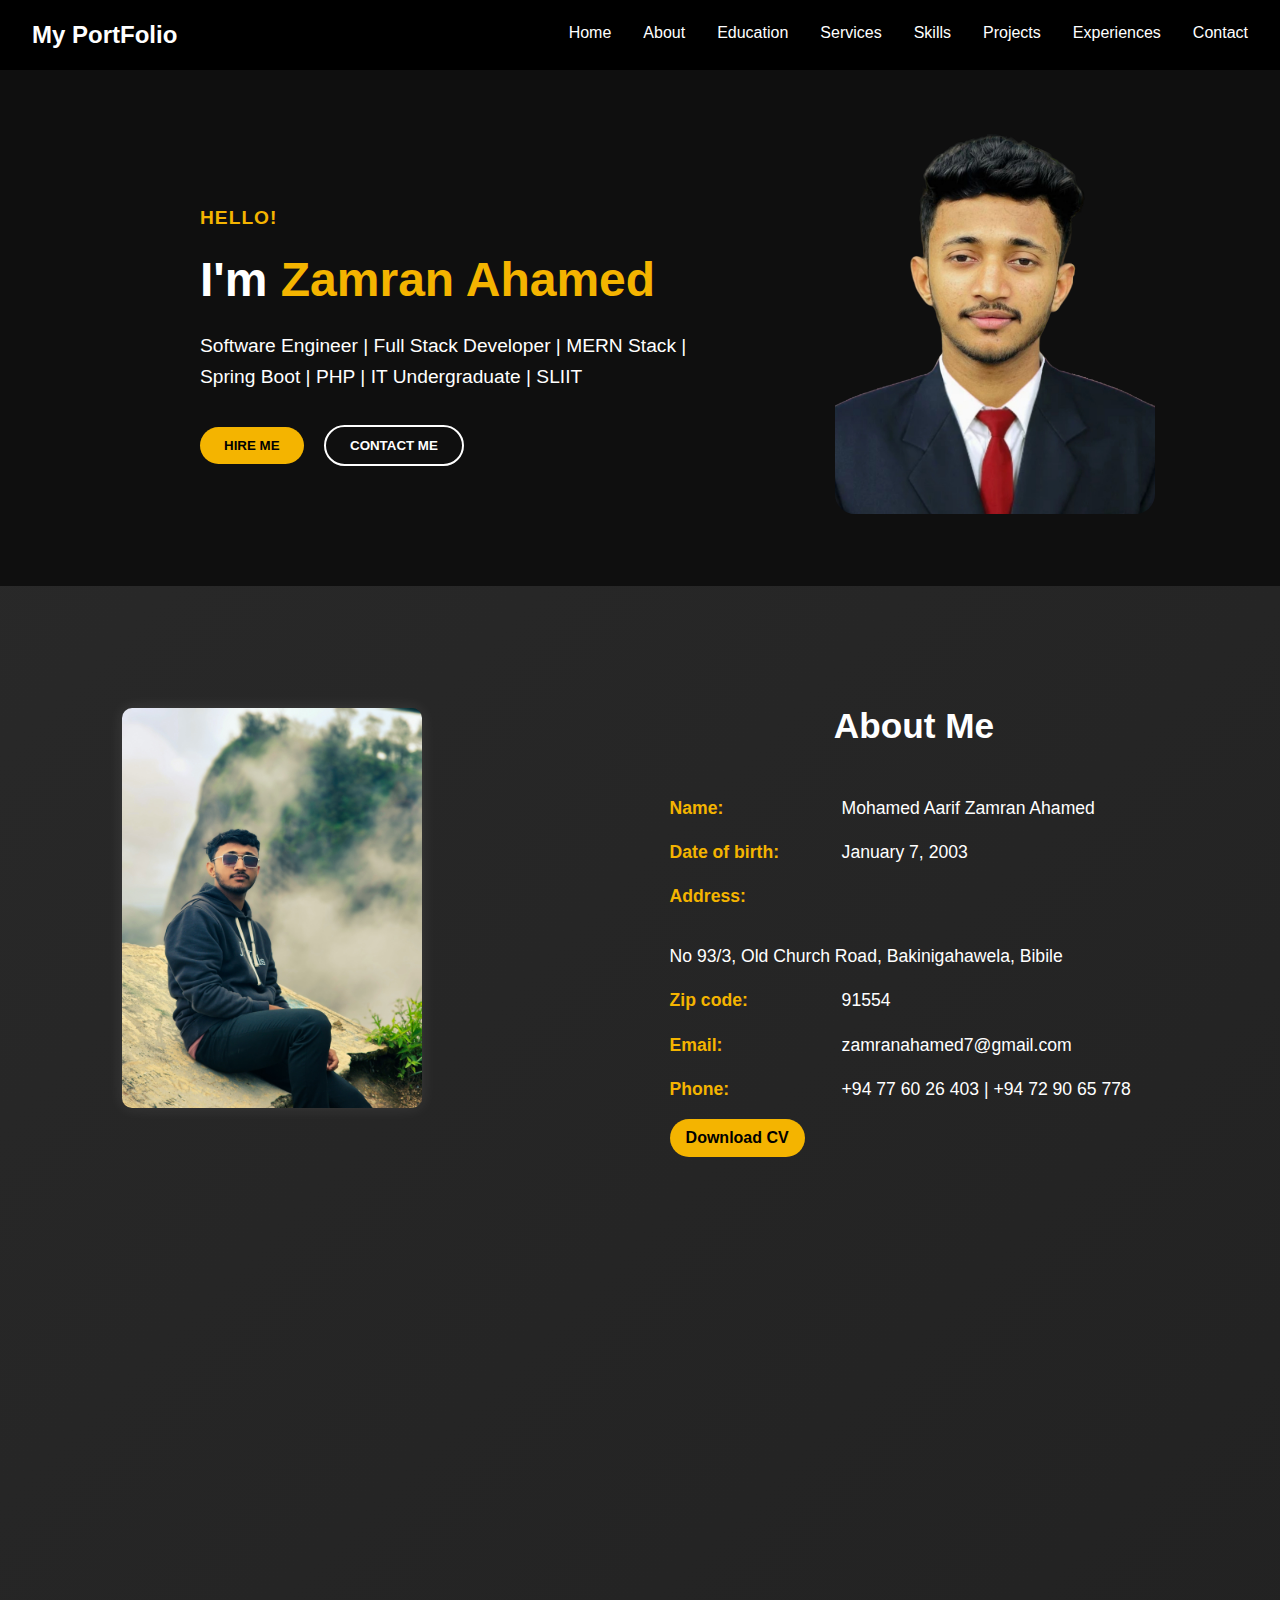
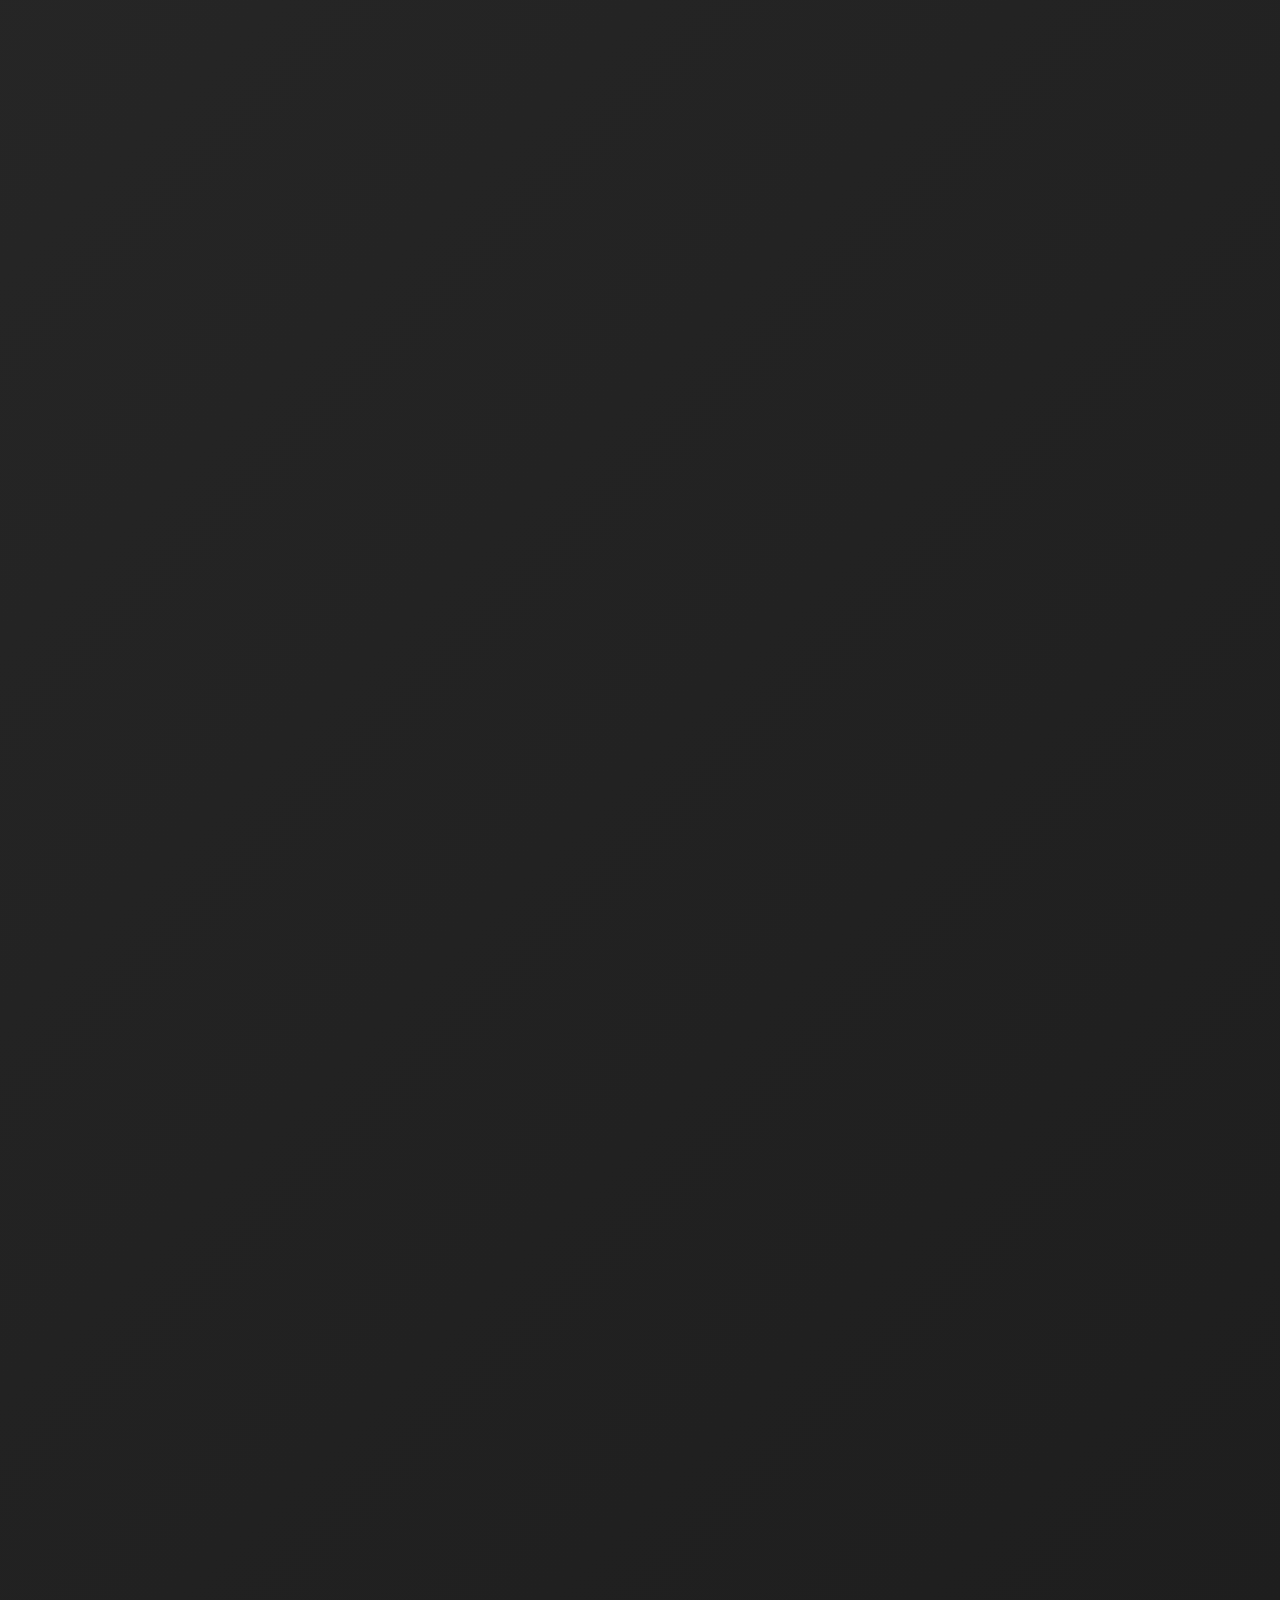
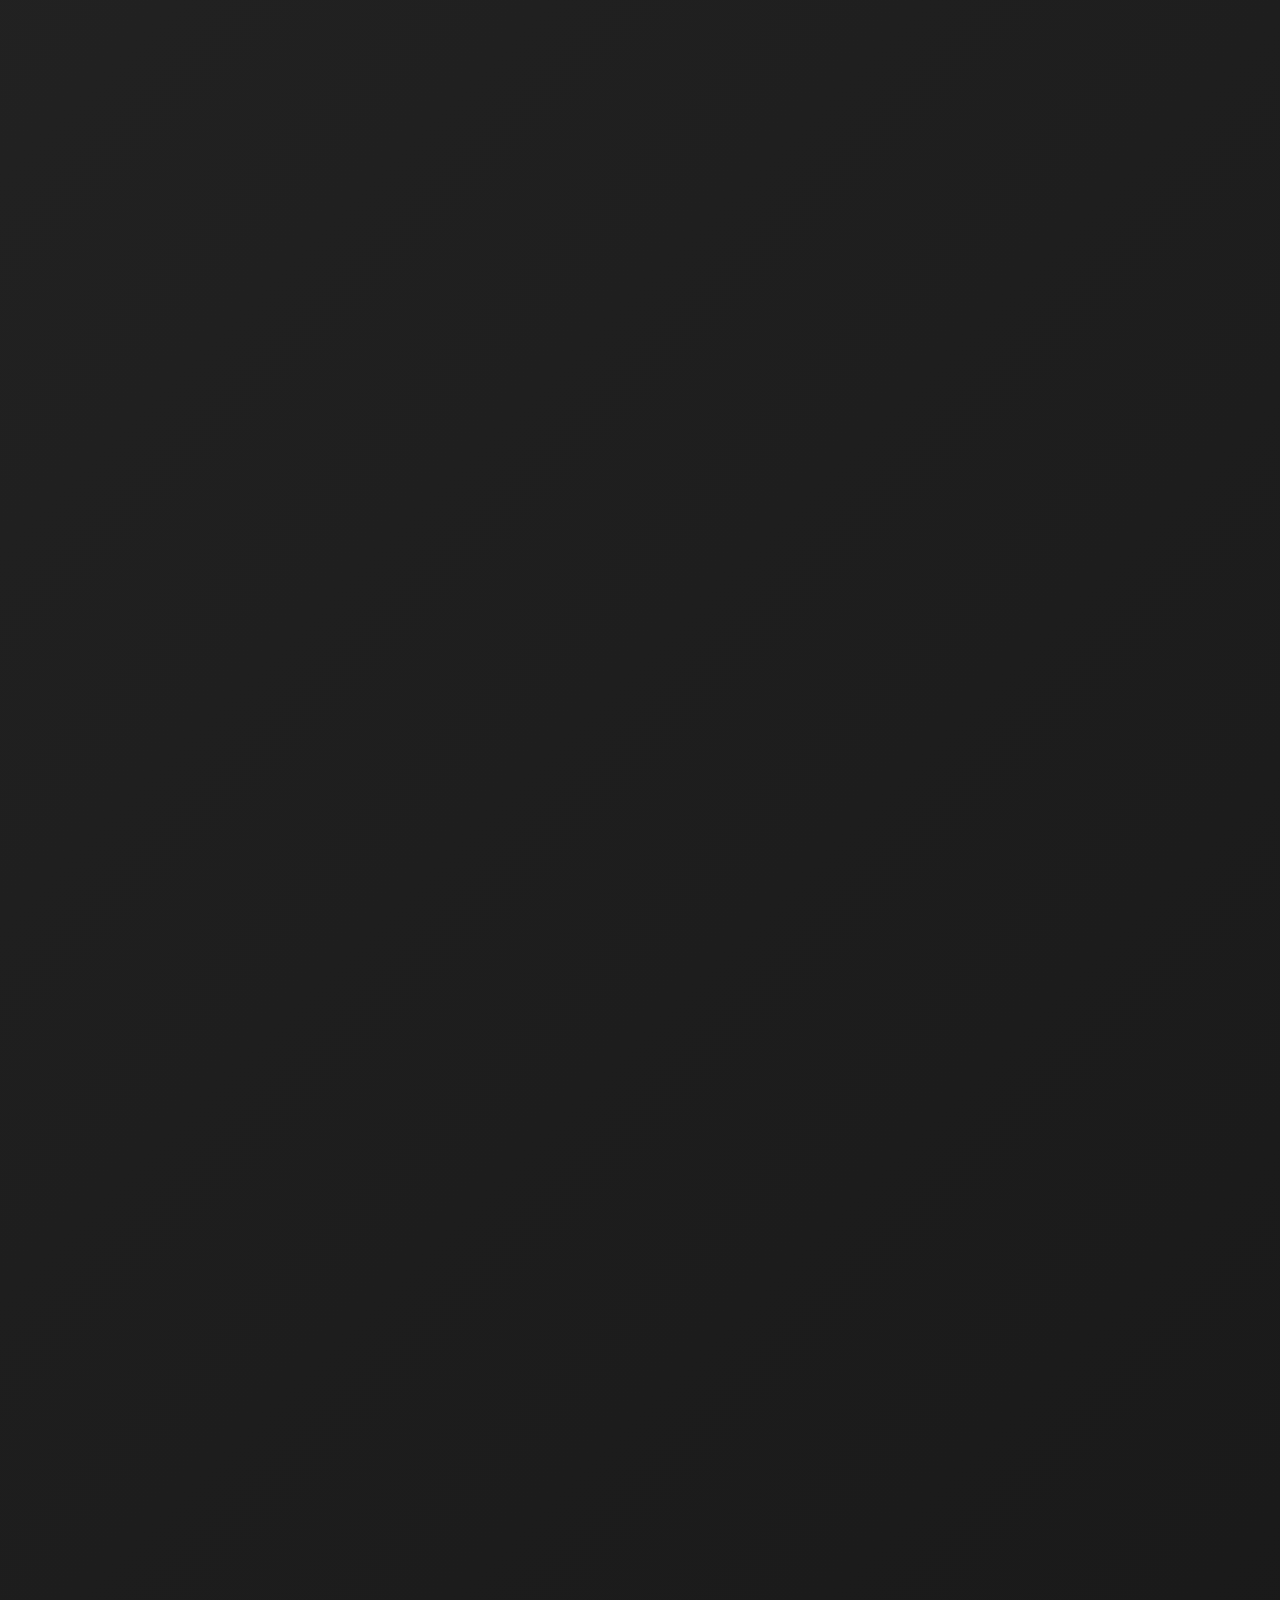
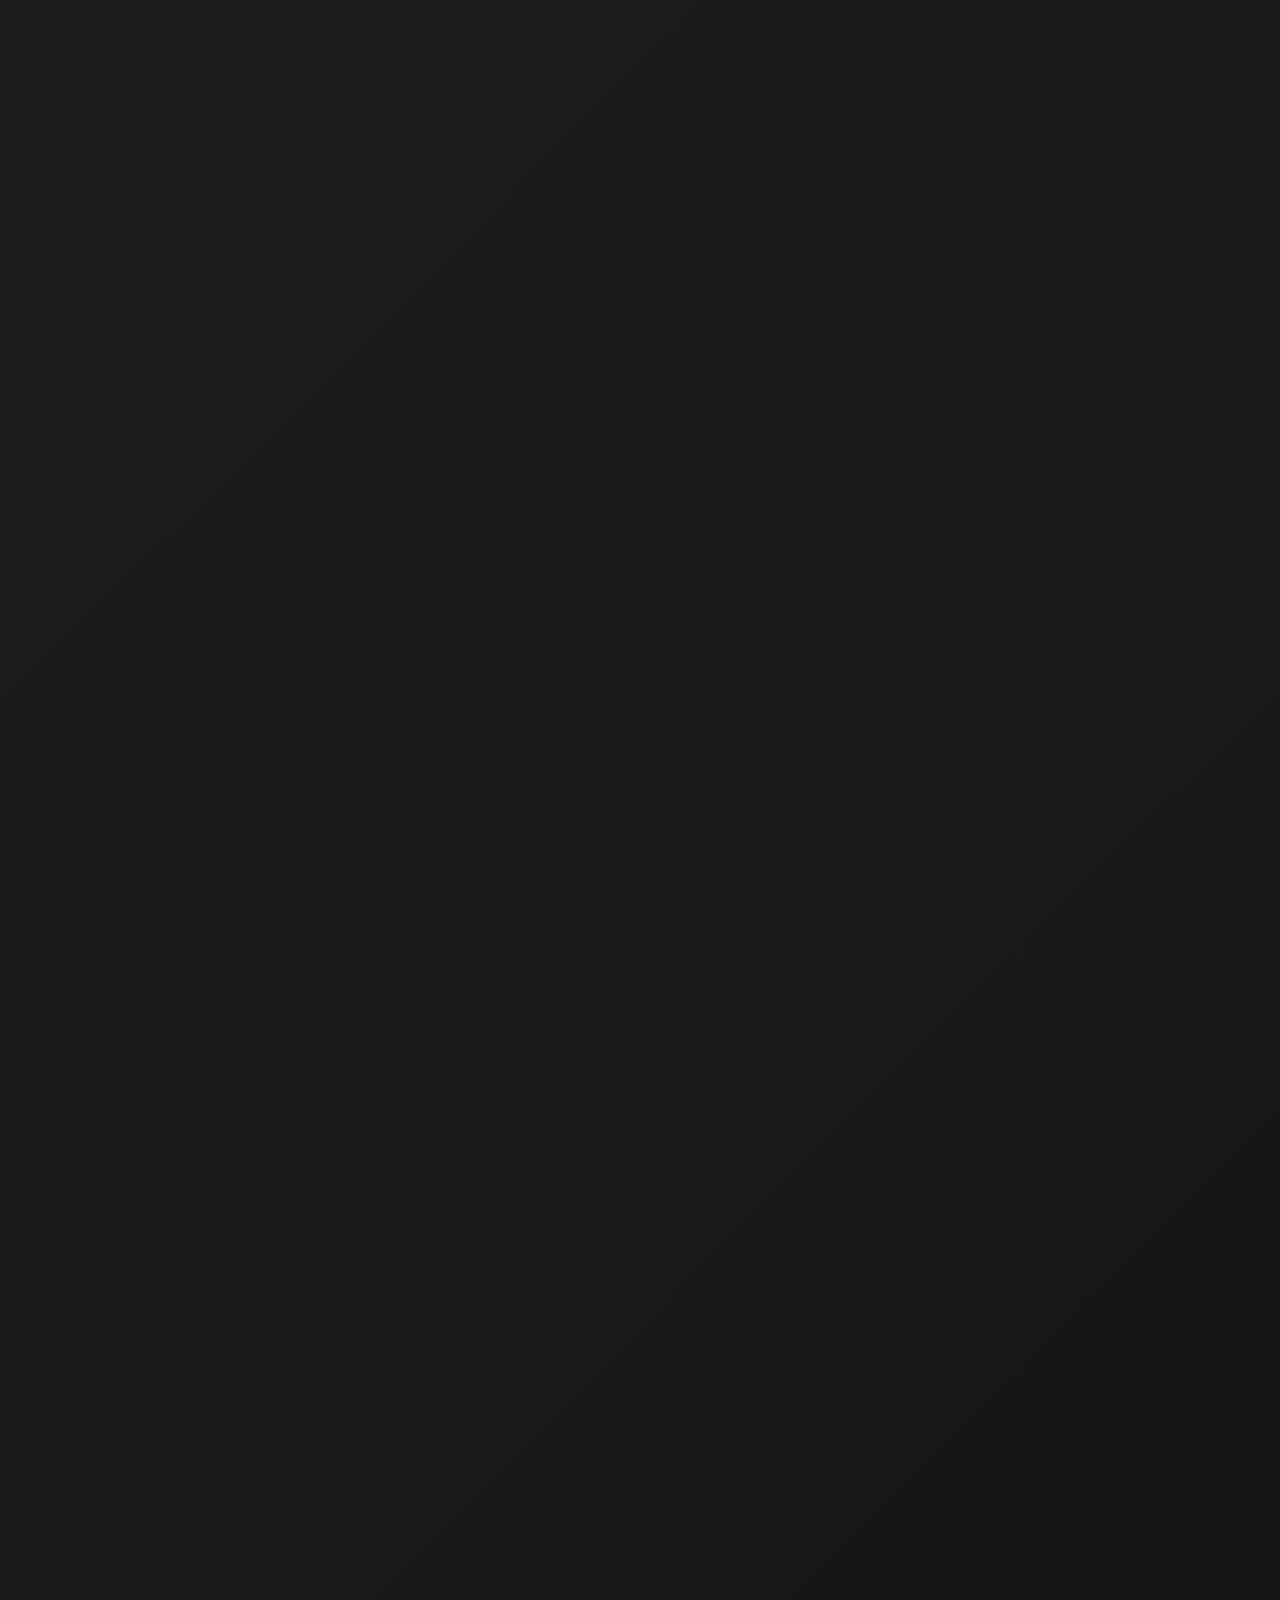
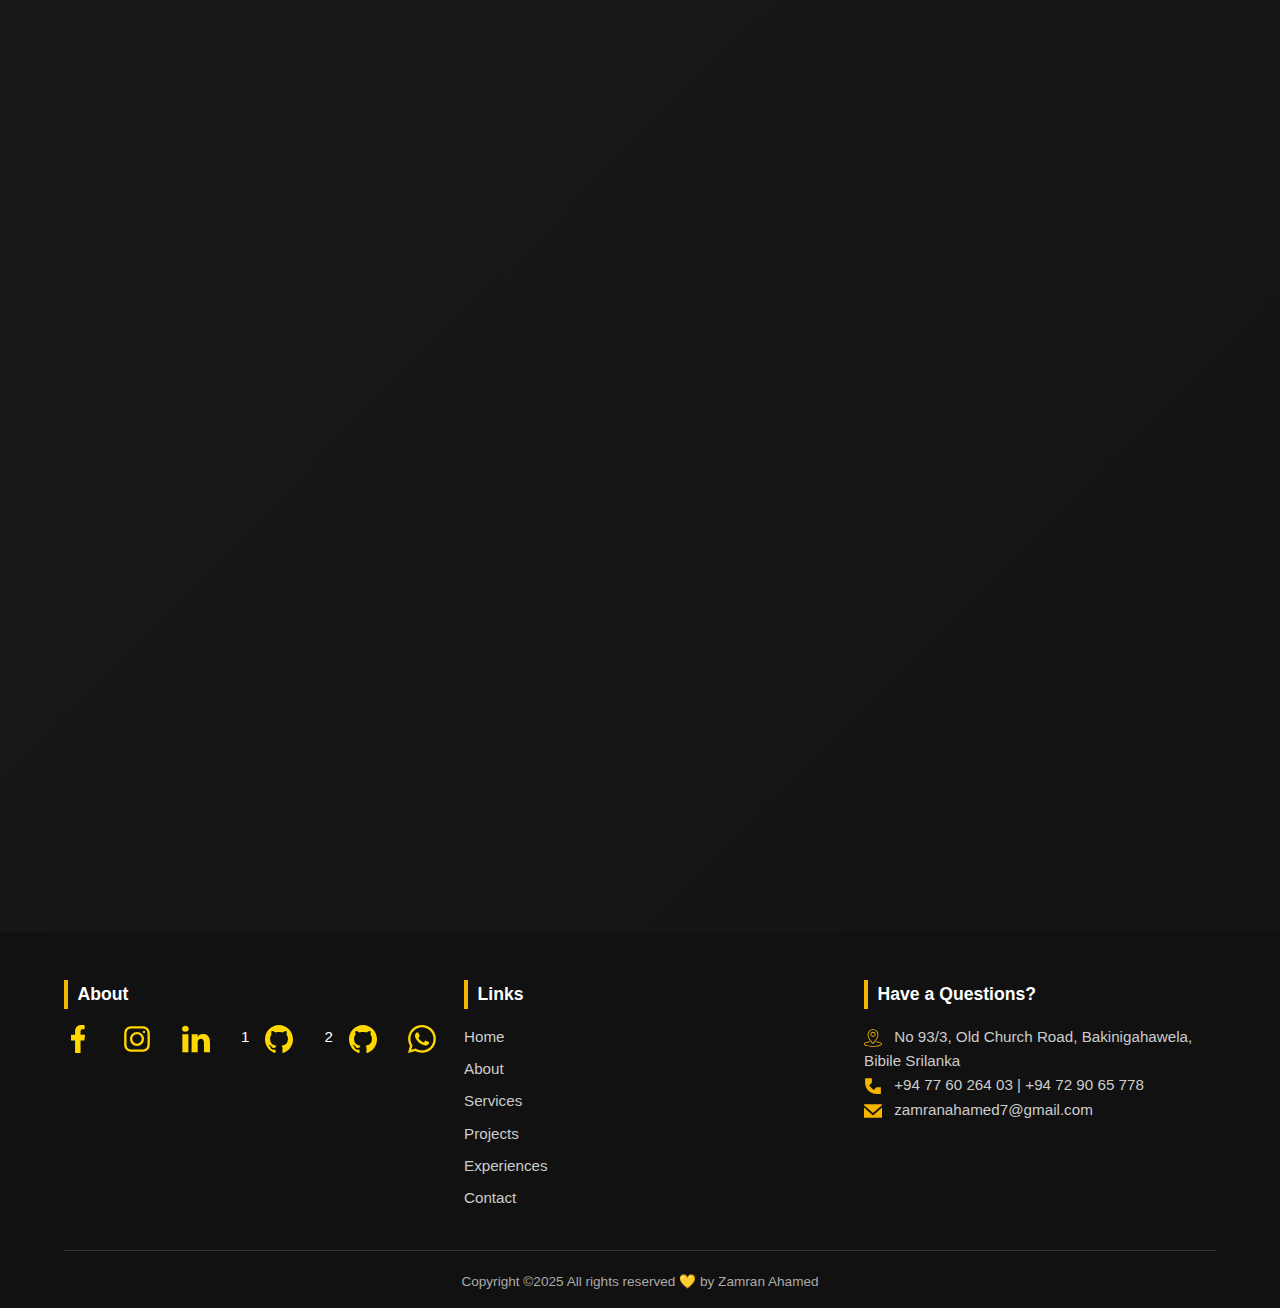
<file: index.html>
<!DOCTYPE html>
<html lang="en">

<head>
  <meta charset="UTF-8">
  <meta name="viewport" content="width=device-width, initial-scale=1.0">
  <title>Zamran Ahamed | Portfolio</title>
  <link rel="stylesheet" href="style.css">
  <script defer src="script.js"></script>
</head>

<body>
  <!-- Header with logo and nav -->
  <header>
    <nav class="navbar">
      <div class="logo">My PortFolio</div>
      <ul>
        <li><a href="#home">Home</a></li>
        <li><a href="#about">About</a></li>
        <li><a href="#education">Education</a></li>
        <li><a href="#services">Services</a></li>
        <li><a href="#skills">Skills</a></li>
        <li><a href="#projects">Projects</a></li>
        <li><a href="#experiences">Experiences</a></li>
        <li><a href="#contact">Contact</a></li>
      </ul>
    </nav>
  </header>

  <section id="home">
    <div class="home-container">
      <div class="home-text">
        <p class="intro">HELLO!</p>
        <h1>I'm <span class="highlight">Zamran Ahamed</span></h1>
        <p>Software Engineer | Full Stack Developer | MERN Stack | Spring Boot | PHP | IT Undergraduate | SLIIT</p>
        <div class="home-buttons">
          <button class="btn-yellow" onclick="window.location.href='mailto:zamranahamed7@gmail.com'">HIRE ME</button>
          <button class="btn-outline" onclick="window.location.href='tel:0776026403'">CONTACT ME</button>
        </div>
      </div>
      <div class="home-image">
        <img src="images/Me_Official_rermoved_background.png" alt="Zamran Ahamed">
      </div>
    </div>
  </section>

  <!-- About Me Section -->
  <section id="about">
    <div class="about-container">
      <div class="about-image">
        <img src="images/my_img_casual.jpg" alt="Zamran Ahamed">
      </div>
      <div class="about-details">
        <h2>About Me</h2>
        <p><strong>Name:</strong> Mohamed Aarif Zamran Ahamed</p>
        <p><strong>Date of birth:</strong> January 7, 2003</p>
        <p><strong>Address:</strong> No 93/3, Old Church Road, Bakinigahawela, Bibile</p>
        <p><strong>Zip code:</strong> 91554</p>
        <p><strong>Email:</strong> zamranahamed7@gmail.com</p>
        <p><strong>Phone:</strong> +94 77 60 26 403 | +94 72 90 65 778</p>
        <a href="Zamran_Ahamed (SE).pdf" download class="btn-small">Download CV</a>
      </div>
    </div>
  </section>

  <!-- Education Section -->
  <section id="education">
    <h2>Education</h2>
    <div class="education-grid">
      <div class="education-card">
        <h3>2022 - Present</h3>
        <h4>BSC Hons in Information Technology</h4>
        <h5>Sri Lanka Institute of Information Technology (SLIIT)</h5>
        <p>The Bachelor of Science (Honours) in Information Technology at SLIIT provides a comprehensive foundation in
          computing, software development, and IT systems. The program is designed to develop both technical expertise
          and problem-solving skills, preparing students for dynamic roles in the global technology landscape.</p>
      </div>

      <div class="education-card">
        <h3>2022</h3>
        <h4>Successfully Completed G.C.E. Advanced Level Examination</h4>
        <h5>MO/Bakinigahawela Muslim Central College</h5>
        <p>The G.C.E Advanced Level Exam in the Physical Science stream in Sri Lanka is a challenging assessment,
          offering students specialized knowledge and opportunities for advanced studies in physics, chemistry and
          related fields.</p>
      </div>

      <div class="education-card">
        <h3>2018</h3>
        <h4>Successfully Completed G.C.E. Ordinary Level Examination</h4>
        <h5>KM/Zahira College Kalmunai</h5>
        <p>The G.C.E Ordinary Level Exam in Sri Lanka is a crucial standardized test for students, evaluating their
          knowledge in various subjects and paving the way for further education and employment.</p>
      </div>
    </div>

    <div style="text-align: center;">
      <a href="Zamran_Ahamed (SE).pdf" download class="btn-small">Download CV</a>
    </div>
  </section>

  <!-- Services Section -->
  <section id="services">
    <h2>Services</h2>
    <div class="service-grid">
      <div class="service-card" onclick="window.location.href='https://www.linkedin.com/in/zamran-ahamed-47a1852b5/'">
        <img src="icons/web-design.svg" alt="Web Design Icon">
        <h4>Web Design</h4>
      </div>
      <div class="service-card" onclick="window.location.href='https://www.linkedin.com/in/zamran-ahamed-47a1852b5/'">
        <img src="icons/app-develop.svg" alt="App Developing Icon">
        <h4>App Developing</h4>
      </div>
      <div class="service-card" onclick="window.location.href='https://wa.me/0729065778'">
        <img src="icons/video-editing.svg" alt="Video Editing Icon">
        <h4>Video Editing</h4>
      </div>
      <div class="service-card" onclick="window.location.href='https://www.linkedin.com/in/zamran-ahamed-47a1852b5/'">
        <img src="icons/web-dev.svg" alt="Web Developing Icon">
        <h4>Web Developing</h4>
      </div>
      <div class="service-card" onclick="window.location.href='https://wa.me/0729065778'">
        <img src="icons/assignment.svg" alt="Assignment Writing Icon">
        <h4>Assignment Writing</h4>
      </div>
      <div class="service-card" onclick="window.location.href='https://wa.me/0729065778'">
        <img src="icons/typing.svg" alt="Typing Icon">
        <h4>Typing</h4>
      </div>
    </div>
  </section>


  <!-- Skills Section -->
  <section class="skills-section" id="skills">
    <h2>My Skills</h2>

    <div class="skills-category">
      <h3>Front-end</h3>
      <div class="skill">
        <div class="skill-name">HTML5 <span>90%</span></div>
        <div class="skill-bar">
          <div class="skill-bar-fill" style="width: 90%;"></div>
        </div>
      </div>
      <div class="skill">
        <div class="skill-name">CSS <span>80%</span></div>
        <div class="skill-bar">
          <div class="skill-bar-fill" style="width: 80%;"></div>
        </div>
      </div>
      <div class="skill">
        <div class="skill-name">Tailwind CSS <span>40%</span></div>
        <div class="skill-bar">
          <div class="skill-bar-fill" style="width: 40%;"></div>
        </div>
      </div>
      <div class="skill">
        <div class="skill-name">React <span>70%</span></div>
        <div class="skill-bar">
          <div class="skill-bar-fill" style="width: 70%;"></div>
        </div>
      </div>
    </div>

    <div class="skills-category">
      <h3>Back-end</h3>
      <div class="skill">
        <div class="skill-name">PHP <span>50%</span></div>
        <div class="skill-bar">
          <div class="skill-bar-fill" style="width: 50%;"></div>
        </div>
      </div>
      <div class="skill">
        <div class="skill-name">Node <span>70%</span></div>
        <div class="skill-bar">
          <div class="skill-bar-fill" style="width: 70%;"></div>
        </div>
      </div>
      <div class="skill">
        <div class="skill-name">Express <span>80%</span></div>
        <div class="skill-bar">
          <div class="skill-bar-fill" style="width: 80%;"></div>
        </div>
      </div>
      <div class="skill">
        <div class="skill-name">Spring Boot <span>45%</span></div>
        <div class="skill-bar">
          <div class="skill-bar-fill" style="width: 45%;"></div>
        </div>
      </div>
      <div class="skill">
        <div class="skill-name">NetBeans <span>45%</span></div>
        <div class="skill-bar">
          <div class="skill-bar-fill" style="width: 45%;"></div>
        </div>
      </div>
    </div>

    <div class="skills-category">
      <h3>Programming Languages</h3>
      <div class="skill">
        <div class="skill-name">Java <span>65%</span></div>
        <div class="skill-bar">
          <div class="skill-bar-fill" style="width: 65%;"></div>
        </div>
      </div>
      <div class="skill">
        <div class="skill-name">JavaScript <span>75%</span></div>
        <div class="skill-bar">
          <div class="skill-bar-fill" style="width: 75%;"></div>
        </div>
      </div>
      <div class="skill">
        <div class="skill-name">Python <span>50%</span></div>
        <div class="skill-bar">
          <div class="skill-bar-fill" style="width: 50%;"></div>
        </div>
      </div>
      <div class="skill">
        <div class="skill-name">C <span>80%</span></div>
        <div class="skill-bar">
          <div class="skill-bar-fill" style="width: 80%;"></div>
        </div>
      </div>
      <div class="skill">
        <div class="skill-name">C++ <span>65%</span></div>
        <div class="skill-bar">
          <div class="skill-bar-fill" style="width: 65%;"></div>
        </div>
      </div>
    </div>

    <div class="skills-category">
      <h3>Database</h3>
      <div class="skill">
        <div class="skill-name">MySQL <span>65%</span></div>
        <div class="skill-bar">
          <div class="skill-bar-fill" style="width: 65%;"></div>
        </div>
      </div>
      <div class="skill">
        <div class="skill-name">SQLite <span>75%</span></div>
        <div class="skill-bar">
          <div class="skill-bar-fill" style="width: 75%;"></div>
        </div>
      </div>
      <div class="skill">
        <div class="skill-name">MongoDB <span>90%</span></div>
        <div class="skill-bar">
          <div class="skill-bar-fill" style="width: 90%;"></div>
        </div>
      </div>
      <div class="skill">
        <div class="skill-name">Oracle <span>40%</span></div>
        <div class="skill-bar">
          <div class="skill-bar-fill" style="width: 40%;"></div>
        </div>
      </div>
    </div>

    <div class="skills-category">
      <h3>Version Control</h3>
      <div class="skill">
        <div class="skill-name">Git <span>70%</span></div>
        <div class="skill-bar">
          <div class="skill-bar-fill" style="width: 70%;"></div>
        </div>
      </div>
      <div class="skill">
        <div class="skill-name">GitHub <span>80%</span></div>
        <div class="skill-bar">
          <div class="skill-bar-fill" style="width: 80%;"></div>
        </div>
      </div>
    </div>

    <div class="skills-category">
      <h3>Tools and Platforms</h3>
      <div class="skill">
        <div class="skill-name">VSCode <span>90%</span></div>
        <div class="skill-bar">
          <div class="skill-bar-fill" style="width: 90%;"></div>
        </div>
      </div>
      <div class="skill">
        <div class="skill-name">Figma <span>85%</span></div>
        <div class="skill-bar">
          <div class="skill-bar-fill" style="width: 85%;"></div>
        </div>
      </div>
    </div>

    <div class="skills-category">
      <h3>Automation & Testing Tools</h3>
      <div class="skill">
        <div class="skill-name">Postman <span>75%</span></div>
        <div class="skill-bar">
          <div class="skill-bar-fill" style="width: 75%;"></div>
        </div>
      </div>
      <div class="skill">
        <div class="skill-name">Selenium <span>50%</span></div>
        <div class="skill-bar">
          <div class="skill-bar-fill" style="width: 50%;"></div>
        </div>
      </div>
      <div class="skill">
        <div class="skill-name">SonarQube <span>45%</span></div>
        <div class="skill-bar">
          <div class="skill-bar-fill" style="width: 45%;"></div>
        </div>
      </div>
    </div>

    <div class="skills-category">
      <h3>Automation & Testing Tools</h3>
      <div class="skill">
        <div class="skill-name">AWS <span>50%</span></div>
        <div class="skill-bar">
          <div class="skill-bar-fill" style="width: 50%;"></div>
        </div>
      </div>
      <div class="skill">
        <div class="skill-name">Azure <span>40%</span></div>
        <div class="skill-bar">
          <div class="skill-bar-fill" style="width: 40%;"></div>
        </div>
      </div>
    </div>

    <div class="skills-category">
      <h3>Project Management</h3>
      <div class="skill">
        <div class="skill-name">Azure Board <span>60%</span></div>
        <div class="skill-bar">
          <div class="skill-bar-fill" style="width: 60%;"></div>
        </div>
      </div>
    </div>

    <div class="skills-category">
      <h3>Methodologies</h3>
      <div class="skill">
        <div class="skill-name">Agile <span>70%</span></div>
        <div class="skill-bar">
          <div class="skill-bar-fill" style="width: 70%;"></div>
        </div>
      </div>
      <div class="skill">
        <div class="skill-name">SCRUM <span>55%</span></div>
        <div class="skill-bar">
          <div class="skill-bar-fill" style="width: 55%;"></div>
        </div>
      </div>
    </div>

    <div class="skills-category">
      <h3>Others</h3>
      <div class="skill">
        <div class="skill-name">CapCut Pc <span>70%</span></div>
        <div class="skill-bar">
          <div class="skill-bar-fill" style="width: 70%;"></div>
        </div>
      </div>
      <div class="skill">
        <div class="skill-name">Canva <span>90%</span></div>
        <div class="skill-bar">
          <div class="skill-bar-fill" style="width: 90%;"></div>
        </div>
      </div>
      <div class="skill">
        <div class="skill-name">PicsArt <span>70%</span></div>
        <div class="skill-bar">
          <div class="skill-bar-fill" style="width: 70%;"></div>
        </div>
      </div>
      <div class="skill">
        <div class="skill-name">Alight Motion <span>40%</span></div>
        <div class="skill-bar">
          <div class="skill-bar-fill" style="width: 40%;"></div>
        </div>
      </div>
    </div>

  </section>


  <!-- Projects Section -->
  <section id="projects">
    <h2>My Projects</h2>
    <div class="project-gallery">
      <div class="project-card" onclick="window.location.href='https://github.com/it22172778/ITPM-Translator-.git'">
        <img src="projects/NextGen-Home.png" alt="NextGen Translator">
        <img src="projects/NextGen-Admin.png" alt="NextGen Translator">
        <h3>NEXTGEN</h3>
        <p>Sinhalese and English Google Translator</p>
        <p><em>Developed by using <span class="span">MERN Stack</span></em></p>
      </div>
      <div class="project-card" onclick="window.location.href='https://github.com/IT22229502/ExploreMate.git'">
        <img src="projects/ExploreMate-Home.png" alt="NextGen Translator">
        <img src="projects/ExploreMate-Login.png" alt="NextGen Translator">
        <h3>ExploreMate</h3>
        <p>Travel Exploring Learning Platform</p>
        <p><em>Developed by using <span class="span">React</span> and <span class="span">Spring Boot</span></em></p>
      </div>
      <div class="project-card" onclick="window.location.href='https://github.com/ZamranAhamed/Todo-Master.git'">
        <img src="projects/ToDoMaster-AddTask.jpg" alt="NextGen Translator">
        <img src="projects/ToDoMaster-Home.jpg" alt="NextGen Translator">
        <h3>ToDo Master</h3>
        <p>Task Manager Mobile App</p>
        <p><em>Developed by using <span class="span">Kotlin</span> and <span class="span">Android Studio</span></em></p>
      </div>
      <div class="project-card" onclick="window.location.href='https://github.com/ZamranAhamed/SivaTraders.git'">
        <img src="projects/SivaTraders-Home.png" alt="NextGen Translator">
        <img src="projects/SivaTraders-Login.png" alt="NextGen Translator">
        <h3>SivaTraders</h3>
        <p>E-Commerce Website</p>
        <p><em>Developed by using <span class="span">MERN Stack</span></em></p>
      </div>
      <div class="project-card" onclick="window.location.href='https://github.com/ZamranAhamed/Userly-fronend.git'">
        <img src="projects/Userly-Home.png" alt="NextGen Translator">
        <img src="projects/Userly-Login.png" alt="NextGen Translator">
        <h3>Userly</h3>
        <p>Simple User Management System</p>
        <p><em>Developed by using <span class="span">MERN Stack</span></em></p>
      </div>
      <div class="project-card" onclick="window.location.href='https://github.com/ZamranAhamed/My-Portfolio.git'">
        <img src="projects/Portfolio1.png" alt="NextGen Translator">
        <img src="projects/Portfolio2.png" alt="NextGen Translator">
        <h3>My Portfolio</h3>
        <p>My Portfolio Website</p>
        <p><em>Developed by using <span class="span">HTML,CSS</span> & <span class="span">JS</span></em></p>
      </div>
    </div>
  </section>

  <!-- Experience Section -->
<section id="experiences">
    <h2>Experiences</h2>

    <div class="experience-gallery">
      
      <div class="experience-card" onclick="window.location.href='https://drive.google.com/file/d/11fv36a_nLjeHK3iCV09Li243JphoX3JB/view?usp=sharing'">
        <img src="experience/Logo Of Syncraft.jpeg" alt="Syncraft Logo">
        <h3>Software Engineer Intern @ Syncraft IT Solutions (PVT) LTD</h3>
        <ul>
          <p>1. Delivered **full-stack client solutions** using MERN and Java stacks.</p>
          <p>2. Ensured **cross-browser responsiveness** and provided comprehensive UI support.</p>
        </ul>
        <p><em> <span class="span">Oct 2025 – Present</span></em></p>
      </div>

      <div class="experience-card" onclick="window.location.href='https://github.com/ZamranAhamed/BookHanzer.git'">
        <img src="experience/BookHanzer_01.png" alt="BookHanzer Screenshot 1">
        <img src="experience/BookHanzer_02.png" alt="BookHanzer Screenshot 2">
        <h3>BookHanzer</h3>
        <ul>
          <p>1. Simple Book management system</p>
          <p>2. Project was delivered within 2 days</p>
        </ul>
        <p><em>Developed by using <span class="span">Angular</span> with <span class="span">.NET</span></em></p>
      </div>
      
    </div>
  </section>

  <!-- Contact Section -->
  <section id="contact">
    <h2>Contact Me</h2>
    <div class="contact-top">
      <div class="contact-item">
        <img src="icons/location.svg" alt="Address Icon">
        <h4>Address</h4>
        <p>No 93/3, Old Church Road, Bakinigahawela, Bibile</p>
      </div>
      <div class="contact-item">
        <a href="tel:0776026403"><img src="icons/phone.svg" alt="Phone Icon"></a>
        <h4>Contact Number</h4>
        <p>+94 77 60 26 403</p>
      </div>
      <div class="contact-item">
        <a href="mailto:zamranahamed7@gmail.com"><img src="icons/email.svg" alt="Email Icon"></a>
        <h4>Email Address</h4>
        <p>zamranahamed7@gmail.com</p>
      </div>
      <div class="contact-item">
        <a href="https://my-portfolio-six-black-31.vercel.app"><img src="icons/web.svg" alt="Web Icon"></a>
        <h4>Website</h4>
        <p>zamranahamed.github.io</p>
      </div>
    </div>

    <div class="contact-form-container">
      <div class="contact-image">
        <img src="images/Me_Official_rermoved_background.png" alt="Your Image">
      </div>
      <form id="contactform">
        <input type="text" id="name" placeholder="Your Name" required>
        <input type="email" id="email" placeholder="Your Email" required>
        <input type="text" id="subject" placeholder="Subject" required>
        <textarea id="message" placeholder="Message" required></textarea>
        <button type="submit" class="btn-yellow">Send Message</button>
      </form>
    </div>
  </section>

  <!-- Footer Section -->
  <footer>
    <div class="footer-grid">
      <!-- About Column -->
      <div class="footer-column">
        <h4>About</h4>
        <div class="footer-socials">
          <a href="https://www.facebook.com/share/19F9QhpaJd/?mibextid=qi2Omg"><img src="icons/facebook.svg"
              alt="Facebook"></a>
          <a href="https://www.instagram.com/zamran.ahamed.1?igsh=MWNtNnl3MmQ3M3Y4"><img src="icons/instagram.svg"
              alt="Instagram"></a>
          <a href="https://www.linkedin.com/in/zamran-ahamed-47a1852b5/"><img src="icons/linkedin.svg"
              alt="LinkedIn"></a>
          1<a href="https://github.com/ZamranAhamed"><img src="icons/github.svg" alt="GitHub"></a>
          2<a href="https://github.com/IT22229502"><img src="icons/github.svg" alt="GitHub"></a>
          <a href="https://wa.me/0729065778"><img src="icons/whatsapp.svg" alt="WhatsApp"></a>
        </div>
      </div>

      <!-- Links Column -->
      <div class="footer-column">
        <h4>Links</h4>
        <ul class="footer-links">
          <li><a href="#home">Home</a></li>
          <li><a href="#about">About</a></li>
          <li><a href="#services">Services</a></li>
          <li><a href="#projects">Projects</a></li>
          <li><a href="#experiences">Experiences</a></li>
          <li><a href="#contact">Contact</a></li>
        </ul>
      </div>

      <!-- Contact Info Column -->
      <div class="footer-column">
        <h4>Have a Questions?</h4>
        <p><img src="icons/location.svg" alt=""> No 93/3, Old Church Road, Bakinigahawela, Bibile Srilanka</p>
        <p><img src="icons/phone.svg" alt=""> +94 77 60 264 03 | +94 72 90 65 778</p>
        <p><img src="icons/email.svg" alt=""> zamranahamed7@gmail.com</p>
      </div>
    </div>

    <!-- Copyright Bottom -->
    <div class="footer-bottom">
      <p>Copyright ©2025 All rights reserved 💛 by Zamran Ahamed</p>
    </div>
  </footer>
</body>

</html>
</file>
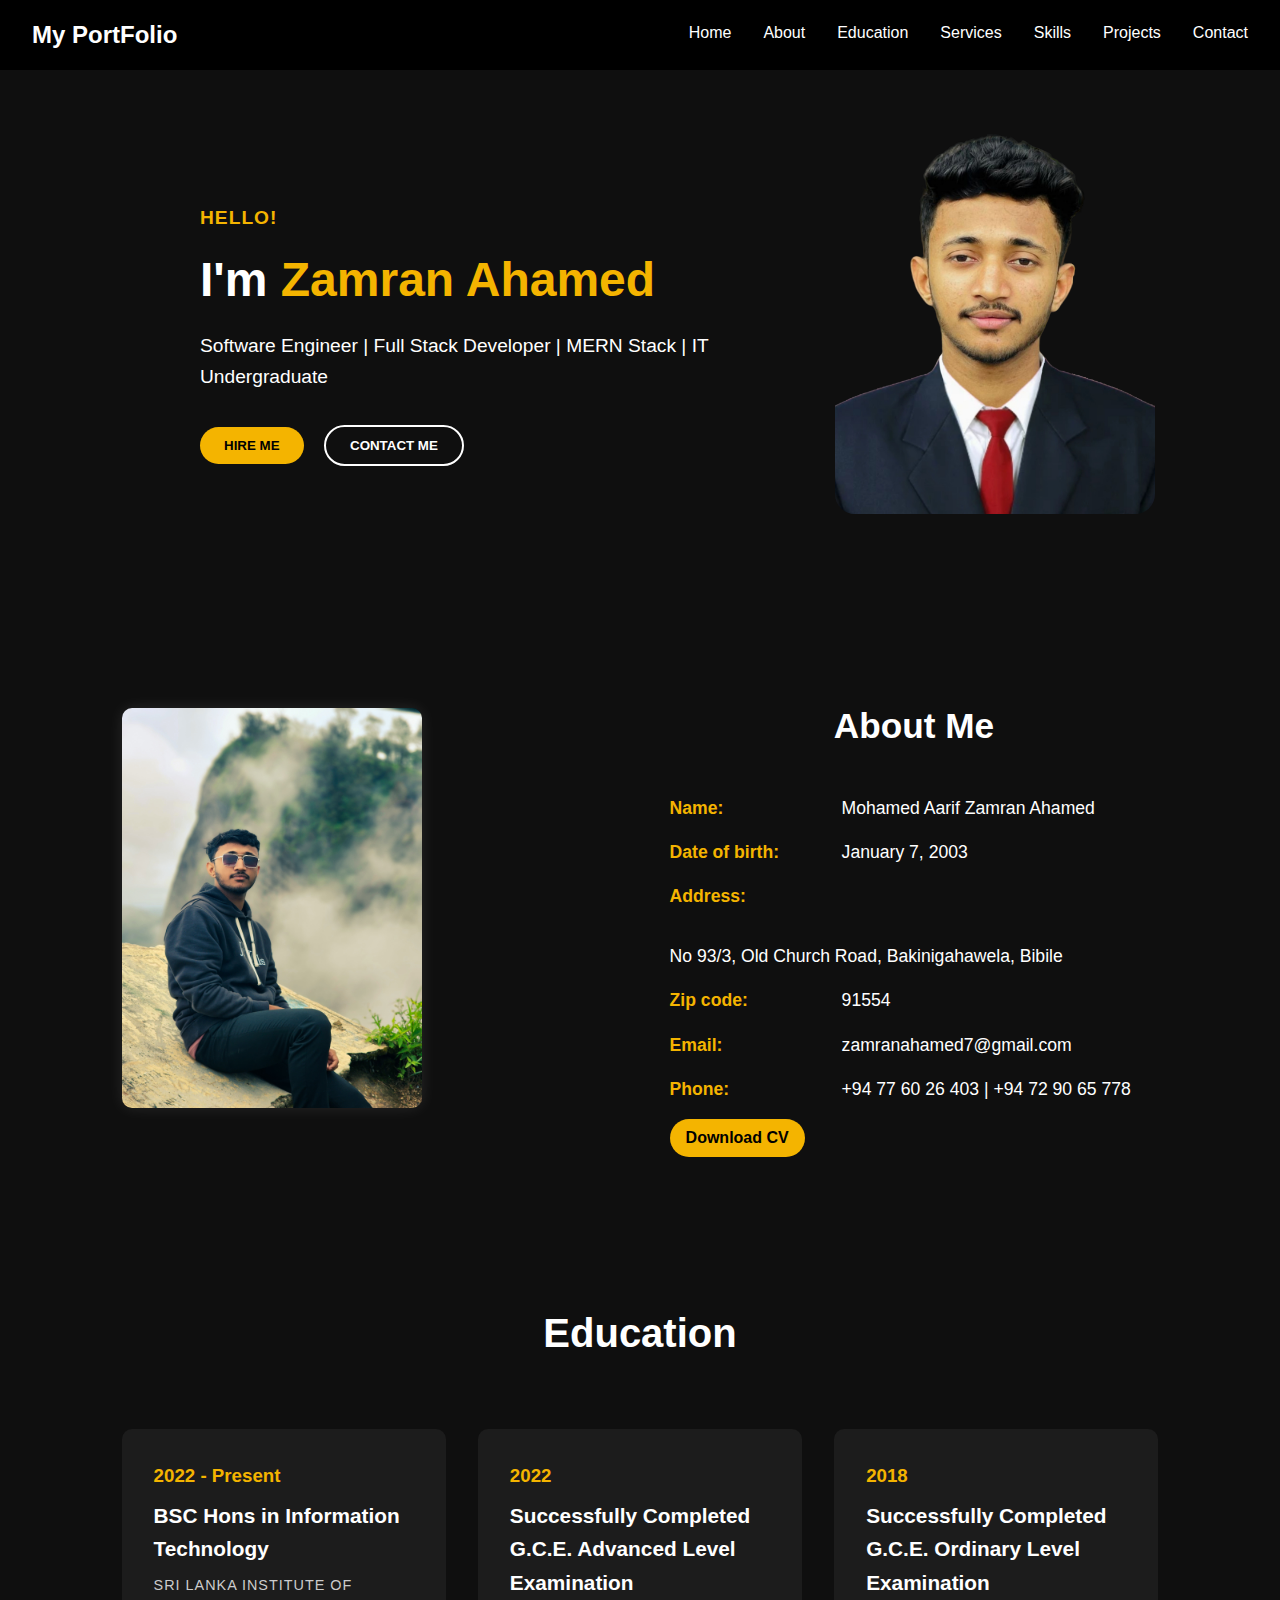
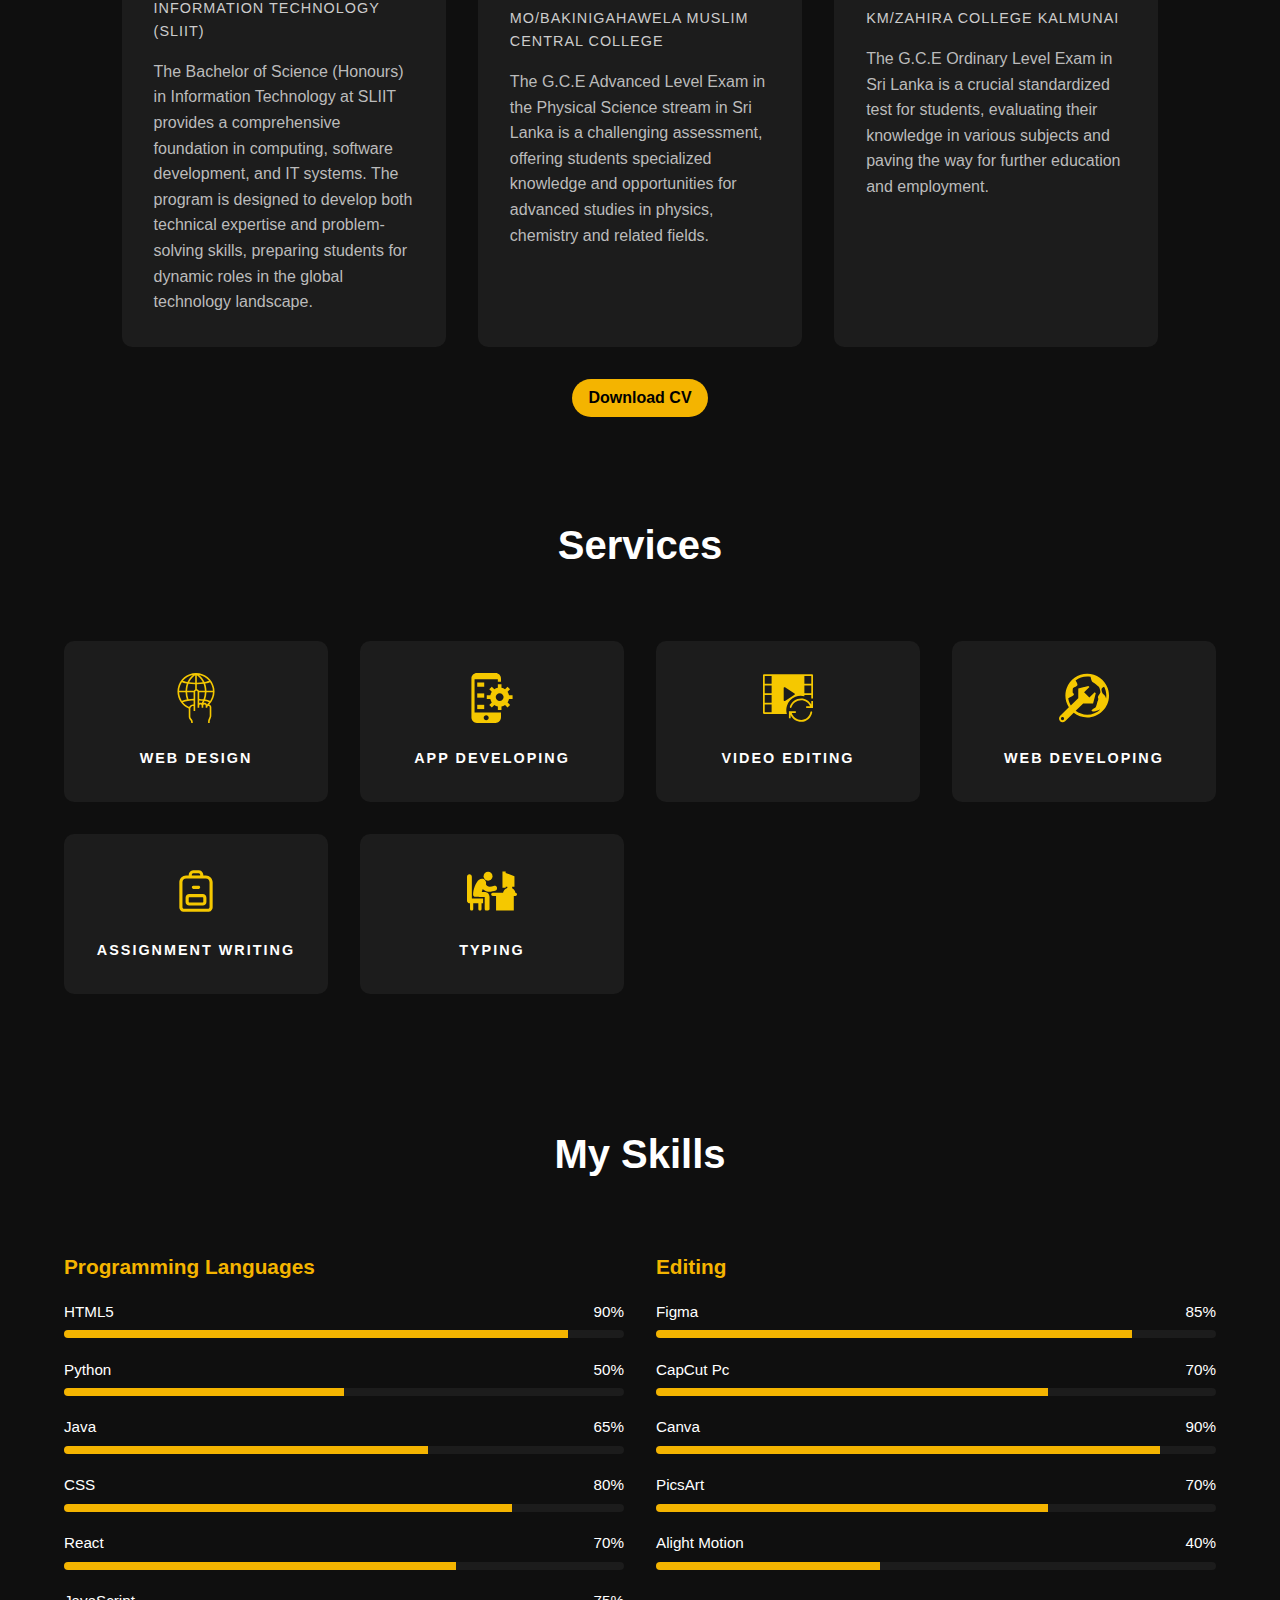
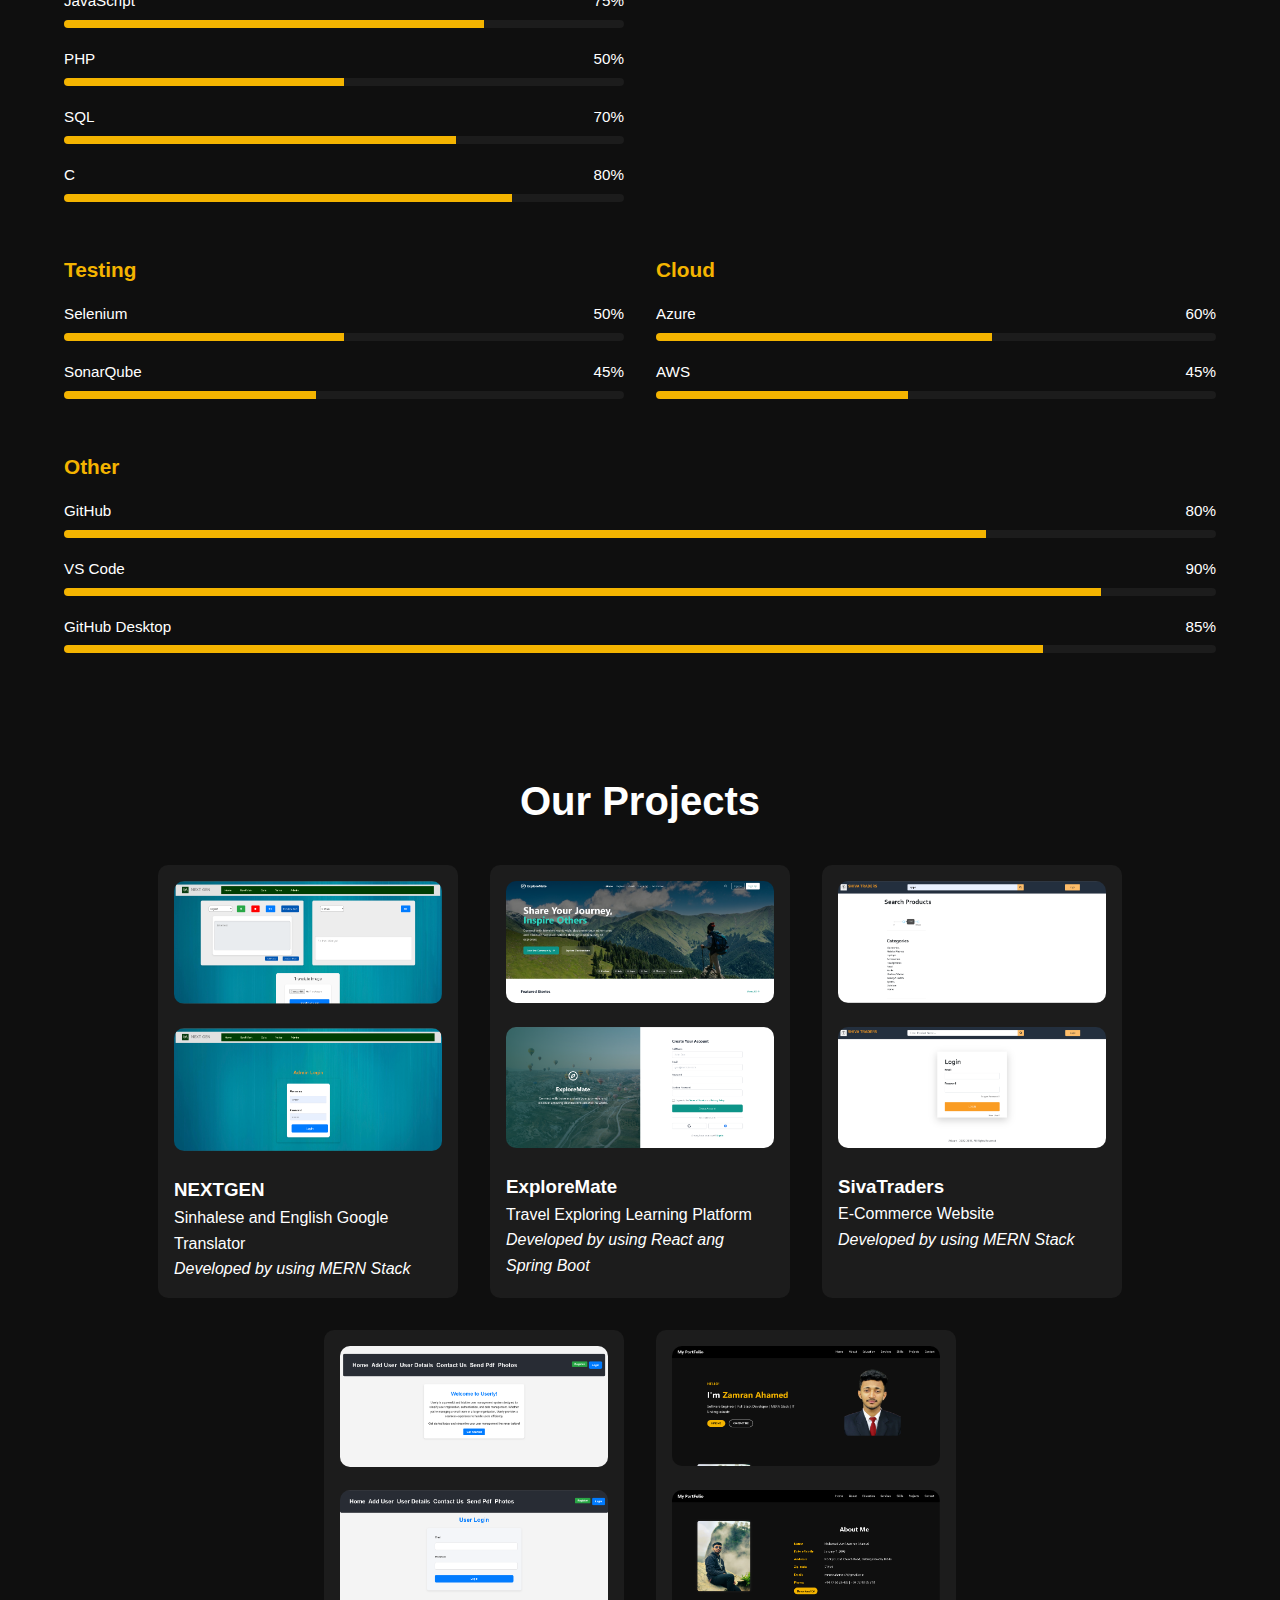
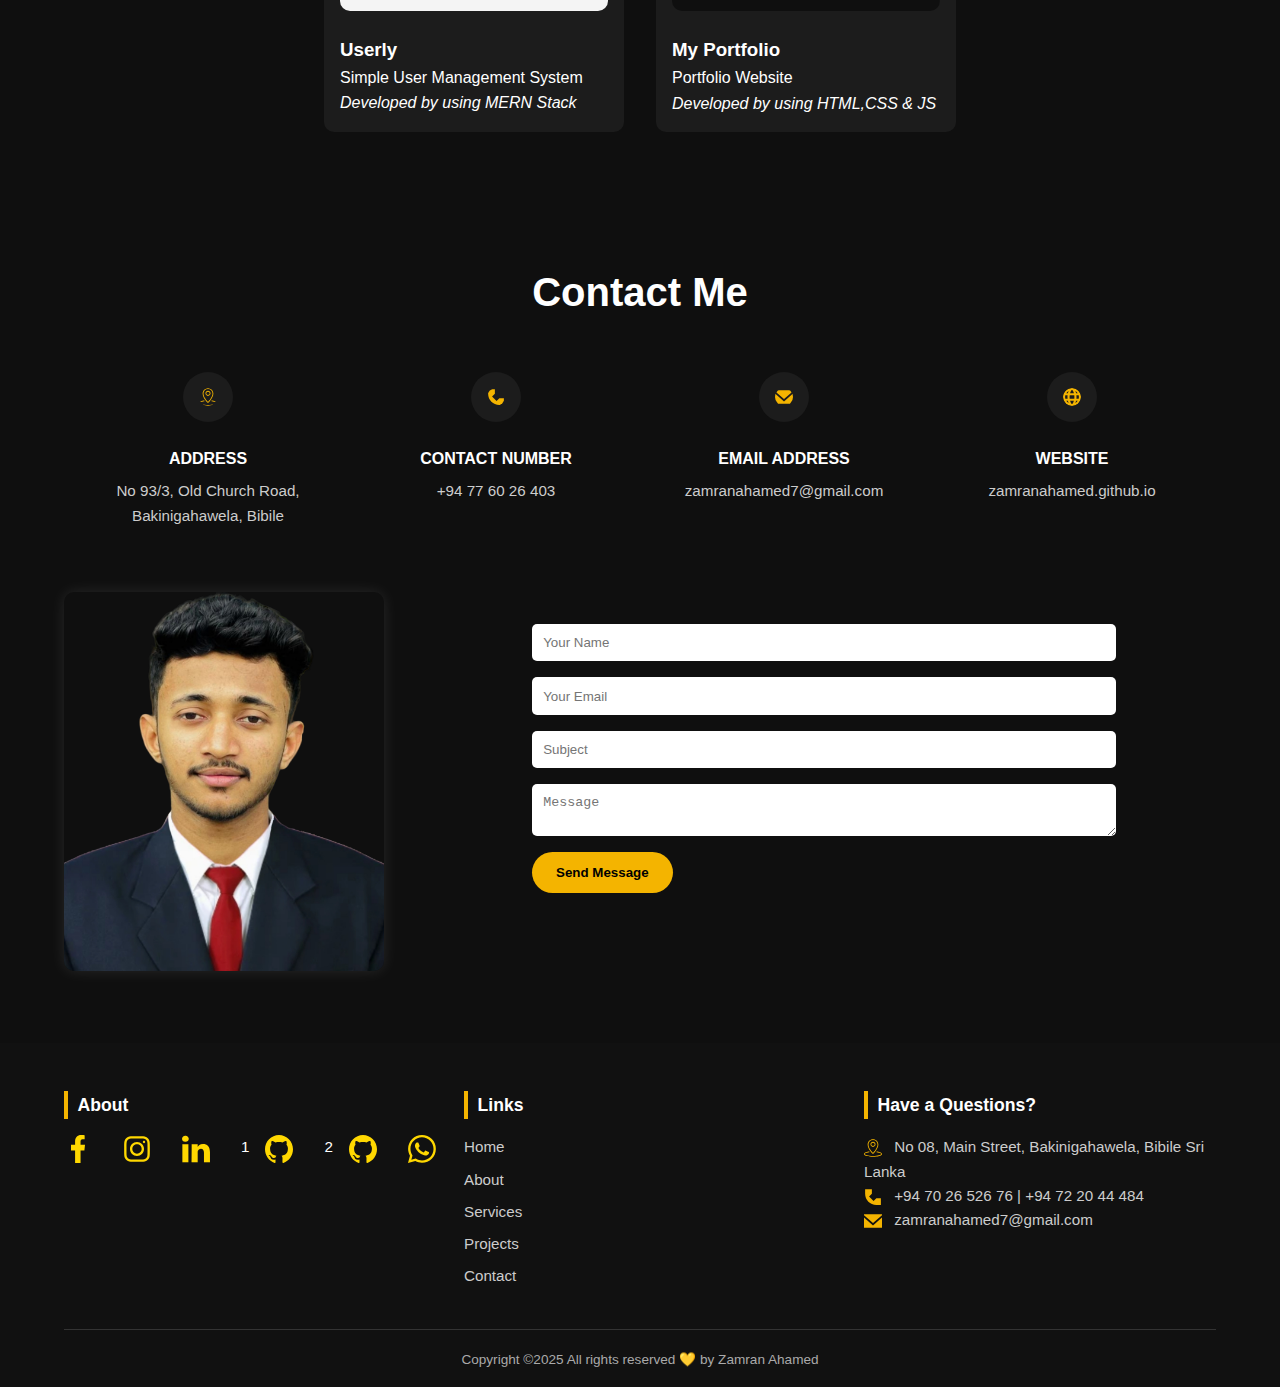
<file: Frontend/index.html>
<!DOCTYPE html>
<html lang="en">
<head>
  <meta charset="UTF-8">
  <meta name="viewport" content="width=device-width, initial-scale=1.0">
  <title>Zamran Ahamed | Portfolio</title>
  <link rel="stylesheet" href="style.css">
  <script defer src="script.js"></script>
</head>
<body>
  <!-- Header with logo and nav -->
  <header>
    <nav class="navbar">
      <div class="logo">My PortFolio</div>
      <ul>
        <li><a href="#home">Home</a></li>
        <li><a href="#about">About</a></li>
        <li><a href="#education">Education</a></li>
        <li><a href="#services">Services</a></li>
        <li><a href="#skills">Skills</a></li>
        <li><a href="#projects">Projects</a></li>
        <li><a href="#contact">Contact</a></li>
      </ul>
    </nav>
  </header>

  <section id="home">
    <div class="home-container">
      <div class="home-text">
        <p class="intro">HELLO!</p>
        <h1>I'm <span class="highlight">Zamran Ahamed</span></h1>
        <p>Software Engineer | Full Stack Developer | MERN Stack | IT Undergraduate</p>
        <div class="home-buttons">
          <button class="btn-yellow" onclick="window.location.href='mailto:zamranahamed7@gmail.com'">HIRE ME</button>
          <button class="btn-outline" onclick="window.location.href='tel:0776026403'">CONTACT ME</button>
        </div>
      </div>
      <div class="home-image">
        <img src="images/Me_Official_rermoved_background.png" alt="Zamran Ahamed">
      </div>
    </div>
  </section>

  <!-- About Me Section -->
  <section id="about">
    <div class="about-container">
      <div class="about-image">
        <img src="images/my_img_casual.jpg" alt="Zamran Ahamed">
      </div>
      <div class="about-details">
        <h2>About Me</h2>
        <p><strong>Name:</strong> Mohamed Aarif Zamran Ahamed</p>
        <p><strong>Date of birth:</strong> January 7, 2003</p>
        <p><strong>Address:</strong> No 93/3, Old Church Road, Bakinigahawela, Bibile</p>
        <p><strong>Zip code:</strong> 91554</p>
        <p><strong>Email:</strong> zamranahamed7@gmail.com</p>
        <p><strong>Phone:</strong> +94 77 60 26 403 | +94 72 90 65 778</p>
        <a href="Zamran_Ahamed (SE).pdf" download class="btn-small">Download CV</a>
      </div>
    </div>
  </section>

  <!-- Education Section -->
  <section id="education">
  <h2>Education</h2>
  <div class="education-grid">
    <div class="education-card">
      <h3>2022 - Present</h3>
      <h4>BSC Hons in Information Technology</h4>
      <h5>Sri Lanka Institute of Information Technology (SLIIT)</h5>
      <p>The Bachelor of Science (Honours) in Information Technology at SLIIT provides a comprehensive foundation in computing, software development, and IT systems. The program is designed to develop both technical expertise and problem-solving skills, preparing students for dynamic roles in the global technology landscape.</p>
    </div>

    <div class="education-card">
      <h3>2022</h3>
      <h4>Successfully Completed G.C.E. Advanced Level Examination</h4>
      <h5>MO/Bakinigahawela Muslim Central College</h5>
      <p>The G.C.E Advanced Level Exam in the Physical Science stream in Sri Lanka is a challenging assessment, offering students specialized knowledge and opportunities for advanced studies in physics, chemistry and related fields.</p>
    </div>

    <div class="education-card">
      <h3>2018</h3>
      <h4>Successfully Completed G.C.E. Ordinary Level Examination</h4>
      <h5>KM/Zahira College Kalmunai</h5>
      <p>The G.C.E Ordinary Level Exam in Sri Lanka is a crucial standardized test for students, evaluating their knowledge in various subjects and paving the way for further education and employment.</p>
    </div>
  </div>

  <div style="text-align: center;">
    <a href="Zamran_Ahamed (SE).pdf" download class="btn-small">Download CV</a>
  </div>
</section>

  <!-- Services Section -->
  <section id="services">
  <h2>Services</h2>
  <div class="service-grid">
    <div class="service-card" onclick="window.location.href='https://www.linkedin.com/in/zamran-ahamed-47a1852b5/'">
      <img src="icons/web-design.svg" alt="Web Design Icon">
      <h4>Web Design</h4>
    </div>
    <div class="service-card" onclick="window.location.href='https://www.linkedin.com/in/zamran-ahamed-47a1852b5/'">
      <img src="icons/app-develop.svg" alt="App Developing Icon">
      <h4>App Developing</h4>
    </div>
    <div class="service-card" onclick="window.location.href='https://wa.me/0729065778'">
      <img src="icons/video-editing.svg" alt="Video Editing Icon">
      <h4>Video Editing</h4>
    </div>
    <div class="service-card" onclick="window.location.href='https://www.linkedin.com/in/zamran-ahamed-47a1852b5/'">
      <img src="icons/web-dev.svg" alt="Web Developing Icon">
      <h4>Web Developing</h4>
    </div>
        <div class="service-card" onclick="window.location.href='https://wa.me/0729065778'">
      <img src="icons/assignment.svg" alt="Assignment Writing Icon">
      <h4>Assignment Writing</h4>
    </div>
        <div class="service-card" onclick="window.location.href='https://wa.me/0729065778'">
      <img src="icons/typing.svg" alt="Typing Icon">
      <h4>Typing</h4>
    </div>
  </div>
</section>


  <!-- Skills Section -->
  <section class="skills-section" id="skills">
  <h2>My Skills</h2>

  <div class="skills-category">
    <h3>Programming Languages</h3>
    <div class="skill"><div class="skill-name">HTML5 <span>90%</span></div><div class="skill-bar"><div class="skill-bar-fill" style="width: 90%;"></div></div></div>
    <div class="skill"><div class="skill-name">Python <span>50%</span></div><div class="skill-bar"><div class="skill-bar-fill" style="width: 50%;"></div></div></div>
    <div class="skill"><div class="skill-name">Java <span>65%</span></div><div class="skill-bar"><div class="skill-bar-fill" style="width: 65%;"></div></div></div>
    <div class="skill"><div class="skill-name">CSS <span>80%</span></div><div class="skill-bar"><div class="skill-bar-fill" style="width: 80%;"></div></div></div>
    <div class="skill"><div class="skill-name">React <span>70%</span></div><div class="skill-bar"><div class="skill-bar-fill" style="width: 70%;"></div></div></div>
    <div class="skill"><div class="skill-name">JavaScript <span>75%</span></div><div class="skill-bar"><div class="skill-bar-fill" style="width: 75%;"></div></div></div>
    <div class="skill"><div class="skill-name">PHP <span>50%</span></div><div class="skill-bar"><div class="skill-bar-fill" style="width: 50%;"></div></div></div>
    <div class="skill"><div class="skill-name">SQL <span>70%</span></div><div class="skill-bar"><div class="skill-bar-fill" style="width: 70%;"></div></div></div>
    <div class="skill"><div class="skill-name">C <span>80%</span></div><div class="skill-bar"><div class="skill-bar-fill" style="width: 80%;"></div></div></div>
  </div>

  <div class="skills-category">
    <h3>Editing</h3>
    <div class="skill"><div class="skill-name">Figma <span>85%</span></div><div class="skill-bar"><div class="skill-bar-fill" style="width: 85%;"></div></div></div>
    <div class="skill"><div class="skill-name">CapCut Pc <span>70%</span></div><div class="skill-bar"><div class="skill-bar-fill" style="width: 70%;"></div></div></div>
    <div class="skill"><div class="skill-name">Canva <span>90%</span></div><div class="skill-bar"><div class="skill-bar-fill" style="width: 90%;"></div></div></div>
    <div class="skill"><div class="skill-name">PicsArt <span>70%</span></div><div class="skill-bar"><div class="skill-bar-fill" style="width: 70%;"></div></div></div>
    <div class="skill"><div class="skill-name">Alight Motion <span>40%</span></div><div class="skill-bar"><div class="skill-bar-fill" style="width: 40%;"></div></div></div>
  </div>
  
  <div class="skills-category">
    <h3>Testing</h3>
    <div class="skill"><div class="skill-name">Selenium <span>50%</span></div><div class="skill-bar"><div class="skill-bar-fill" style="width: 50%;"></div></div></div>
    <div class="skill"><div class="skill-name">SonarQube <span>45%</span></div><div class="skill-bar"><div class="skill-bar-fill" style="width: 45%;"></div></div></div>
  </div>
    
  <div class="skills-category">
    <h3>Cloud</h3>
    <div class="skill"><div class="skill-name">Azure <span>60%</span></div><div class="skill-bar"><div class="skill-bar-fill" style="width: 60%;"></div></div></div>
    <div class="skill"><div class="skill-name">AWS <span>45%</span></div><div class="skill-bar"><div class="skill-bar-fill" style="width: 45%;"></div></div></div>
  </div>
    
  <div class="skills-category">
    <h3>Other</h3>
    <div class="skill"><div class="skill-name">GitHub <span>80%</span></div><div class="skill-bar"><div class="skill-bar-fill" style="width: 80%;"></div></div></div>
    <div class="skill"><div class="skill-name">VS Code <span>90%</span></div><div class="skill-bar"><div class="skill-bar-fill" style="width: 90%;"></div></div></div>
    <div class="skill"><div class="skill-name">GitHub Desktop <span>85%</span></div><div class="skill-bar"><div class="skill-bar-fill" style="width: 85%;"></div></div></div>
  </div>

</section>


  <!-- Projects Section -->
  <section id="projects">
    <h2>Our Projects</h2>
    <div class="project-gallery">
      <div class="project-card" onclick="window.location.href='https://github.com/it22172778/ITPM-Translator-.git'">
        <img src="projects/NextGen-Home.png" alt="NextGen Translator">
        <img src="projects/NextGen-Admin.png" alt="NextGen Translator">
        <h3>NEXTGEN</h3>
        <p>Sinhalese and English Google Translator</p>
        <p><em>Developed by using MERN Stack</em></p>
      </div>
      <div class="project-card" onclick="window.location.href='https://github.com/IT22229502/ExploreMate.git'">
        <img src="projects/ExploreMate-Home.png" alt="NextGen Translator">
        <img src="projects/ExploreMate-Login.png" alt="NextGen Translator">
        <h3>ExploreMate</h3>
        <p>Travel Exploring Learning Platform</p>
        <p><em>Developed by using React ang Spring Boot</em></p>
      </div>
      <div class="project-card" onclick="window.location.href='https://github.com/ZamranAhamed/SivaTraders.git'">
        <img src="projects/SivaTraders-Home.png" alt="NextGen Translator">
        <img src="projects/SivaTraders-Login.png" alt="NextGen Translator">
        <h3>SivaTraders</h3>
        <p>E-Commerce Website</p>
        <p><em>Developed by using MERN Stack</em></p>
      </div>
      <div class="project-card" onclick="window.location.href='https://github.com/ZamranAhamed/Userly-fronend.git'">
        <img src="projects/Userly-Home.png" alt="NextGen Translator">
        <img src="projects/Userly-Login.png" alt="NextGen Translator">
        <h3>Userly</h3>
        <p>Simple User Management System</p>
        <p><em>Developed by using MERN Stack</em></p>
      </div>
      <div class="project-card" onclick="window.location.href='https://github.com/ZamranAhamed/My-Portfolio.git'">
        <img src="projects/Portfolio1.png" alt="NextGen Translator">
        <img src="projects/Portfolio2.png" alt="NextGen Translator">
        <h3>My Portfolio</h3>
        <p>Portfolio Website</p>
        <p><em>Developed by using HTML,CSS & JS</em></p>
      </div>
    </div>
  </section>

  <!-- Contact Section -->
  <section id="contact">
  <h2>Contact Me</h2>
  <div class="contact-top">
    <div class="contact-item">
      <img src="icons/location.svg" alt="Address Icon">
      <h4>Address</h4>
      <p>No 93/3, Old Church Road, Bakinigahawela, Bibile</p>
    </div>
    <div class="contact-item">
      <a href="tel:0776026403"><img src="icons/phone.svg" alt="Phone Icon"></a>
      <h4>Contact Number</h4>
      <p>+94 77 60 26 403</p>
    </div>
    <div class="contact-item">
      <a href="mailto:zamranahamed7@gmail.com"><img src="icons/email.svg" alt="Email Icon"></a>
      <h4>Email Address</h4>
      <p>zamranahamed7@gmail.com</p>
    </div>
    <div class="contact-item">
      <a href="https://my-portfolio-six-black-31.vercel.app"><img src="icons/web.svg" alt="Web Icon"></a>
      <h4>Website</h4>
      <p>zamranahamed.github.io</p>
    </div>
  </div>

  <div class="contact-form-container">
    <div class="contact-image">
      <img src="images/Me_Official_rermoved_background.png" alt="Your Image">
    </div>
    <form id="contactform">
      <input type="text" id="name" placeholder="Your Name" required>
      <input type="email" id="email" placeholder="Your Email" required>
      <input type="text" id="subject" placeholder="Subject" required>
      <textarea id="message" placeholder="Message" required></textarea>
      <button type="submit" class="btn-yellow">Send Message</button>
    </form>
  </div>
</section>

  <!-- Footer Section -->
<footer>
  <div class="footer-grid">
    <!-- About Column -->
    <div class="footer-column">
      <h4>About</h4>
      <div class="footer-socials">
        <a href="https://www.facebook.com/share/19F9QhpaJd/?mibextid=qi2Omg"><img src="icons/facebook.svg" alt="Facebook"></a>
        <a href="https://www.instagram.com/zamran.ahamed.1?igsh=MWNtNnl3MmQ3M3Y4"><img src="icons/instagram.svg" alt="Instagram"></a>
        <a href="https://www.linkedin.com/in/zamran-ahamed-47a1852b5/"><img src="icons/linkedin.svg" alt="LinkedIn"></a>
        1<a href="https://github.com/ZamranAhamed"><img src="icons/github.svg" alt="GitHub"></a>
        2<a href="https://github.com/IT22229502"><img src="icons/github.svg" alt="GitHub"></a>
        <a href="https://wa.me/0729065778"><img src="icons/whatsapp.svg" alt="WhatsApp"></a>
      </div>
    </div>

    <!-- Links Column -->
    <div class="footer-column">
      <h4>Links</h4>
      <ul class="footer-links">
        <li><a href="#home">Home</a></li>
        <li><a href="#about">About</a></li>
        <li><a href="#services">Services</a></li>
        <li><a href="#projects">Projects</a></li>
        <li><a href="#contact">Contact</a></li>
      </ul>
    </div>

    <!-- Contact Info Column -->
    <div class="footer-column">
      <h4>Have a Questions?</h4>
      <p><img src="icons/location.svg" alt=""> No 08, Main Street, Bakinigahawela, Bibile Sri Lanka</p>
      <p><img src="icons/phone.svg" alt=""> +94 70 26 526 76 | +94 72 20 44 484</p>
      <p><img src="icons/email.svg" alt=""> zamranahamed7@gmail.com</p>
    </div>
  </div>

  <!-- Copyright Bottom -->
  <div class="footer-bottom">
    <p>Copyright ©2025 All rights reserved 💛 by Zamran Ahamed</p>
  </div>
</footer>
</body>
</html>
</file>
<file: style.css>
/* ====== Global Reset & Base ====== */
* {
  margin: 0;
  padding: 0;
  box-sizing: border-box;
}

html {
  background-color: #0f0f0f;
}

body {
  background-color: #0f0f0f;
  background-image: linear-gradient(-45deg, #0f0f0f, #1a1a1a, #0a0a0a, #2a2a2a);
  background-size: 400% 400%;
  animation: gradientBG 15s ease infinite;
  font-family: 'Segoe UI', sans-serif;
  color: white;
  line-height: 1.6;
  overflow-x: hidden;
}

@keyframes gradientBG {
  0% { background-position: 0% 50%; }
  50% { background-position: 100% 50%; }
  100% { background-position: 0% 50%; }
}

/* ====== Navbar ====== */
header {
  background-color: #000;
  padding: 1rem 2rem;
  position: sticky;
  top: 0;
  z-index: 1000;
}

.navbar {
  display: flex;
  justify-content: space-between;
  align-items: center;
}

.logo {
  font-size: 1.5rem;
  font-weight: 700;
  color: white;
}

.navbar ul {
  display: flex;
  gap: 2rem;
  list-style: none;
}

.navbar ul li a {
  color: #fff;
  text-decoration: none;
  font-weight: 500;
  position: relative;
}

.navbar ul li a:hover,
.navbar ul li a.active {
  color: #f4b400;
}

.navbar ul li a::after {
  content: "";
  display: block;
  width: 0%;
  height: 2px;
  background: #f4b400;
  transition: 0.3s ease;
  margin-top: 3px;
}

.navbar ul li a:hover::after {
  width: 100%;
}

/* ====== Home Section ====== */
#home {
  padding: 4rem 5%;
  display: flex;
  justify-content: center;
  align-items: center;
  background: #0f0f0f;
  flex-wrap: wrap;
  padding-left: 200px;
}

.home-container {
  display: flex;
  justify-content: space-between;
  align-items: center;
  gap: 2rem;
  width: 100%;
  flex-wrap: wrap;
}

.home-text {
  max-width: 600px;
  flex: 1 1 50%;
}

.home-text .intro {
  color: #f4b400;
  font-weight: bold;
  margin-bottom: 0.5rem;
  text-transform: uppercase;
  letter-spacing: 1px;
}

.home-text h1 {
  font-size: 3rem;
  font-weight: bold;
}

.highlight {
  color: #f4b400;
}

.home-text p {
  font-size: 1.2rem;
  margin-top: 0.8rem;
}

.home-buttons {
  margin-top: 2rem;
}

.btn-yellow {
  background: #f4b400;
  color: #000;
  padding: 0.7rem 1.5rem;
  border-radius: 30px;
  border: none;
  margin-right: 1rem;
  font-weight: bold;
  transition: all 0.3s ease, transform 0.1s ease;
}

.btn-outline {
  background: transparent;
  border: 2px solid #fff;
  color: #fff;
  padding: 0.7rem 1.5rem;
  border-radius: 30px;
  font-weight: bold;
  transition: all 0.3s ease, transform 0.1s ease;
}

.btn-yellow:hover {
  cursor: pointer;
  box-shadow: 0 0 15px rgba(244, 180, 0, 0.6);
  transform: translateY(-2px);
}

.btn-outline:hover {
  cursor: pointer;
  box-shadow: 0 0 15px rgba(255, 255, 255, 0.4);
  background: rgba(255, 255, 255, 0.1);
  transform: translateY(-2px);
}

.btn-yellow:active,
.btn-outline:active {
  transform: scale(0.95);
}

.btn-small {
  padding: 0.4rem 1rem;
  border-radius: 20px;
  background-color: #f4b400;
  color: #000;
  font-weight: bold;
  text-decoration: none;
  display: inline-block;
  width: fit-content;
  transition: all 0.3s ease, transform 0.1s ease;
}

.btn-small:hover {
  box-shadow: 0 0 10px rgba(244, 180, 0, 0.6);
  transform: translateY(-2px);
}

.btn-small:active {
  transform: scale(0.95);
}

.home-image {
  flex: 1 1 40%;
  text-align: center;
}

.home-image img {
  max-width: 320px;
  width: 100%;
  border-radius: 20px;
  animation: fadeInRight 1s ease-in;
}

@keyframes fadeInRight {
  from {
    opacity: 0;
    transform: translateX(30px);
  }
  to {
    opacity: 1;
    transform: translateX(0);
  }
}

/* ====== About Section ====== */
.about-container {
  display: flex;
  align-items: center;
  gap: 3rem;
  padding: 3rem 5%;
  flex-wrap: wrap;
}

.about-image img {
  width: 300px;
  border-radius: 10px;
  box-shadow: 0 0 15px rgba(255, 255, 255, 0.1);
}

.about-details {
  flex: 1;
  display: flex;
  flex-direction: column;
  gap: 1rem;
  padding-left: 200px;
}

.about-details h2 {
  font-size: 2.2rem;
  margin-bottom: 1.5rem;
}

.about-details p {
  font-size: 1.1rem;
  display: flex;
  gap: 2rem;
  flex-wrap: wrap;
}

.about-details strong {
  width: 140px;
  color: #f4b400;
  display: inline-block;
}

.about-details a.btn-yellow {
  margin-top: 1rem;
  text-align: center;
  width: auto;
  padding: 0.6rem 1.2rem;
  border-radius: 25px;
  text-decoration: underline;
  display: inline-block;
  font-weight: bold;
}

/* ====== Education Cards ====== */
.education-grid {
  display: grid;
  grid-template-columns: repeat(auto-fit, minmax(300px, 1fr));
  gap: 2rem;
  padding: 2rem 5%;
}

.education-card {
  background-color: #1c1c1c;
  padding: 2rem;
  border-radius: 10px;
  transition: transform 0.3s ease;
}

.education-card:hover {
  transform: translateY(-5px);
  background-color: #f4b400;
  color: #000;
}

.education-card h3 {
  color: #f4b400;
  margin-bottom: 0.5rem;
}

.education-card h4 {
  font-size: 1.3rem;
  margin-bottom: 0.5rem;
}

.education-card h5 {
  font-weight: 500;
  text-transform: uppercase;
  letter-spacing: 1px;
  font-size: 0.9rem;
  margin-bottom: 1rem;
  color: #ccc;
}

.education-card p {
  font-size: 1rem;
  line-height: 1.6;
  color: #bbb;
}

.education-card:hover h3,
.education-card:hover h4,
.education-card:hover h5,
.education-card:hover p {
  color: #000; /* Ensures all text inside the card turns black for contrast */
}

/* ====== Responsive ====== */
@media (max-width: 768px) {
  .home-container {
    flex-direction: column;
    text-align: center;
  }

  .home-text,
  .home-image {
    flex: 1 1 100%;
  }

  .home-text h1 {
    font-size: 2.2rem;
  }

  .home-text p {
    font-size: 1rem;
  }
}

/* ====== Section Headings ====== */
/* ====== Section Headings ====== */
section h2 {
  text-align: center;
  font-size: 2.5rem;
  margin: 2rem 0 2rem;
  color: #fff;
  width: 100%;
}


section {
  padding: 2rem 5%;
}

/* ====== Services ====== */
.service-grid {
  display: grid;
  grid-template-columns: repeat(auto-fit, minmax(250px, 1fr));
  gap: 2rem;
  padding: 2rem 0;
}

.service-grid div {
  background: #1c1c1c;
  text-align: center;
  padding: 2rem 1rem;
  border-radius: 10px;
  cursor: pointer;
  transition: transform 0.3s ease, background 0.3s ease;
}

.service-grid div:hover {
  transform: translateY(-5px);
  background: #f4b400;
  color: #000;
}

.service-grid img {
  width: 50px;
  margin-bottom: 1rem;
}

.service-card {
  background: #1c1c1c;
  padding: 2rem;
  border-radius: 10px;
  text-align: center;
  transition: background 0.3s ease, transform 0.3s ease;
  cursor: pointer;
  color: #fff;
}

.service-card img {
  width: 50px;
  margin-bottom: 1rem;
  transition: filter 0.3s ease;
  /* Yellow color filter (simulating #f4b400) */
  filter: brightness(0) saturate(100%) invert(72%) sepia(94%) saturate(778%) hue-rotate(1deg) brightness(97%) contrast(101%);
}

.service-card h4 {
  text-transform: uppercase;
  font-size: 0.9rem;
  letter-spacing: 2px;
}

.service-card:hover {
  background: #f4b400;
  color: #000;
  transform: translateY(-10px);
  box-shadow: 0 15px 30px rgba(244, 180, 0, 0.4);
}

.service-card:hover img {
  filter: brightness(0) saturate(100%);
}

/* ====== Projects ====== */
.project-gallery {
  display: flex;
  flex-wrap: wrap;
  justify-content: center;
  gap: 2rem;
}

.project-card {
  width: 300px;
  background: #1c1c1c;
  padding: 1rem;
  border-radius: 10px;
  cursor: pointer;
  transition: 0.3s ease;
}

.project-card img {
  width: 100%;
  border-radius: 10px;
  margin-bottom: 1rem;
}

.span {
  color: #f4b400;
  font-weight: bold;
}

.project-card:hover {
  transform: translateY(-8px) scale(1.02);
  background: #f4b400;
  color: #000;
  box-shadow: 0 15px 30px rgba(244, 180, 0, 0.4);
}

.project-card:hover .span {
  color: red;
  font-weight: bold;
}

/* ====== Experience ====== */
.experience-gallery {
  display: flex;
  flex-wrap: wrap;
  justify-content: center;
  gap: 2rem;
}

.experience-card {
  width: 300px;
  background: #1c1c1c;
  padding: 1rem;
  border-radius: 10px;
  cursor: pointer;
  transition: 0.3s ease;
}

.experience-card img {
  width: 100%;
  border-radius: 10px;
  margin-bottom: 1rem;
}

.span {
  color: #f4b400;
  font-weight: bold;
}

.experience-card:hover {
  transform: translateY(-8px) scale(1.02);
  background: #f4b400;
  color: #000;
  box-shadow: 0 15px 30px rgba(244, 180, 0, 0.4);
}

.experience-card:hover .span {
  color: red;
  font-weight: bold;
}

/* ====== Contact ====== */
#contact {
  padding: 4rem 5%;
  background-color: #0f0f0f;
}

#contact h2 {
  text-align: center;
  font-size: 2.5rem;
  margin-bottom: 2rem;
}

.contact-top {
  display: flex;
  justify-content: space-between;
  flex-wrap: wrap;
  margin-bottom: 3rem;
  text-align: center;
}

.contact-item {
  flex: 1 1 22%;
  color: #fff;
  margin: 1rem 0;
}

.contact-item img {
  width: 50px;
  margin-bottom: 1rem;
  background-color: #1c1c1c;
  padding: 1rem;
  border-radius: 50%;
}

.contact-item h4 {
  text-transform: uppercase;
  font-weight: bold;
  margin-bottom: 0.5rem;
  color: #fff;
}

.contact-item p {
  font-size: 0.95rem;
  color: #ccc;
}

.contact-form-container {
  display: flex;
  align-items: flex-start;
  gap: 3rem;
  flex-wrap: wrap;
}

.contact-image img {
  max-width: 320px;
  border-radius: 10px;
  box-shadow: 0 0 15px rgba(255, 255, 255, 0.1);
}

#contactform {
  flex: 1;
  display: flex;
  flex-direction: column;
  gap: 1rem;
  padding-left: 100px;
  padding-right: 100px;
}

#contactform input,
#contactform textarea {
  padding: 0.7rem;
  border: none;
  border-radius: 5px;
  width: 100%;
}

#contactform button {
  background: #f4b400;
  color: #000;
  padding: 0.8rem;
  border: none;
  border-radius: 25px;
  font-weight: bold;
  cursor: pointer;
  width: fit-content;
  padding-left: 1.5rem;
  padding-right: 1.5rem;
  transition: all 0.3s ease, transform 0.1s ease;
}

#contactform button:hover {
  background-color: #ffc107;
  box-shadow: 0 0 15px rgba(244, 180, 0, 0.6);
  transform: translateY(-2px);
}

#contactform button:active {
  transform: scale(0.95);
}

/* Responsive */
@media (max-width: 768px) {
  #contact-form-container {
    flex-direction: column;
    align-items: center;
  }

  .contact-image img {
    width: 200px;
  }
}

form {
  margin-top: 2rem;
  display: grid;
  gap: 1rem;
}

form input,
form textarea {
  padding: 0.7rem;
  border: none;
  border-radius: 5px;
  width: 100%;
}

form button {
  background: #f4b400;
  color: #000;
  padding: 0.8rem;
  border: none;
  border-radius: 5px;
  font-weight: bold;
  cursor: pointer;
  transition: all 0.3s ease, transform 0.1s ease;
}

form button:hover {
  background: #ffc107;
  box-shadow: 0 0 15px rgba(244, 180, 0, 0.6);
  transform: translateY(-2px);
}

form button:active {
  transform: scale(0.95);
}

/* ====== Footer ====== */
footer {
  background: #111;
  color: #ccc;
  padding: 3rem 5% 1rem;
  font-size: 0.95rem;
}

.footer-grid {
  display: grid;
  grid-template-columns: repeat(auto-fit, minmax(250px, 1fr));
  gap: 3rem;
}

.footer-about img,
.footer-contact img,
.footer-socials img {
  width: 28px;
  margin-right: 10px;
  transition: transform 0.3s ease;
}

.footer-about img:hover,
.footer-contact img:hover,
.footer-socials img:hover {
  transform: scale(1.2); /* Hover scale effect for icons */
}



.footer-column h4 {
  margin-bottom: 1rem;
  color: #fff;
  font-size: 1.1rem;
  border-left: 4px solid #f4b400;
  padding-left: 0.6rem;
}

.footer-top {
  display: flex;
  flex-wrap: wrap;
  justify-content: space-between;
  gap: 2rem;
}

.footer-top h4 {
  margin-bottom: 1rem;
  color: #fff;
}

.footer-links {
  list-style: none;
  padding: 0;
}

.footer-links ul {
  list-style: none;
}

.footer-links li {
  margin-bottom: 0.5rem;
}

.footer-links li a {
  color: #ccc;
  text-decoration: none;
  transition: color 0.3s ease;
}

.footer-links li a:hover {
  color: #f4b400;
}

.footer-socials a img {
  width: 28px;
  margin-right: 15px;
  transition: transform 0.3s ease;
  filter: brightness(1.2);
}

.footer-socials a img:hover {
  transform: scale(1.2);
}

.footer-column p img {
  width: 18px;
  vertical-align: middle;
  margin-right: 8px;
}

.footer-links ul li {
  margin-bottom: 0.5rem;
}

.footer-links ul li a {
  text-decoration: none;
  color: #ccc;
  transition: color 0.3s ease;
}

.footer-links ul li a:hover {
  color: #f4b400;
}

.footer-socials {
  display: flex;
  gap: 1rem;
  margin-top: 1rem;
  color: white;
}

.social-icons img {
  width: 30px;
  margin-right: 10px;
  transition: transform 0.2s ease;
}

.social-icons img:hover {
  transform: scale(1.1);
}

.footer-bottom {
  text-align: center;
  margin-top: 2rem;
  padding-top: 1.2rem;
  border-top: 1px solid #333;
  font-size: 0.85rem;
  color: #aaa;
}

/* ====== Skills Section ====== */
.skills-section {
  padding: 2rem 5%;
  display: flex;
  flex-wrap: wrap;
  gap: 2rem;
  justify-content: center;
}

.skills-category {
  flex: 1 1 45%;
  min-width: 300px;
}

.skills-category h3 {
  font-size: 1.3rem;
  margin-bottom: 1rem;
  color: #f4b400;
}

.skill {
  margin-bottom: 1.2rem;
}

.skill-name {
  display: flex;
  justify-content: space-between;
  font-size: 0.95rem;
  font-weight: 500;
  margin-bottom: 0.4rem;
}

.skill-name span {
  color: #fff;
}

.skill-bar {
  width: 100%;
  background-color: #1c1c1c;
  border-radius: 5px;
  overflow: hidden;
  height: 8px;
}

.skill-bar-fill {
  height: 100%;
  background-color: #f4b400;
  width: 0%;
  transition: width 0.8s ease-in-out;
}

/* Optional: Animate on load via JS */
.skill-bar-fill[data-width] {
  width: attr(data-width);
}

/* Responsive */
@media (max-width: 768px) {
  .skills-section {
    flex-direction: column;
    padding: 1rem 2rem;
  }

  .skills-category {
    flex: 1 1 100%;
  }
}

/* Scroll Reveal Animations */
.reveal {
  opacity: 0;
  transform: translateY(30px) scale(0.98);
  transition: all 0.8s cubic-bezier(0.5, 0, 0, 1);
}

.reveal.active {
  opacity: 1;
  transform: translateY(0) scale(1);
}
</file>
<file: Frontend/style.css>
/* ====== Global Reset & Base ====== */
* {
  margin: 0;
  padding: 0;
  box-sizing: border-box;
}

body {
  background-color: #0f0f0f;
  font-family: 'Segoe UI', sans-serif;
  color: white;
  line-height: 1.6;
}

/* ====== Navbar ====== */
header {
  background-color: #000;
  padding: 1rem 2rem;
  position: sticky;
  top: 0;
  z-index: 1000;
}

.navbar {
  display: flex;
  justify-content: space-between;
  align-items: center;
}

.logo {
  font-size: 1.5rem;
  font-weight: 700;
  color: white;
}

.navbar ul {
  display: flex;
  gap: 2rem;
  list-style: none;
}

.navbar ul li a {
  color: #fff;
  text-decoration: none;
  font-weight: 500;
  position: relative;
}

.navbar ul li a:hover,
.navbar ul li a.active {
  color: #f4b400;
}

.navbar ul li a::after {
  content: "";
  display: block;
  width: 0%;
  height: 2px;
  background: #f4b400;
  transition: 0.3s ease;
  margin-top: 3px;
}

.navbar ul li a:hover::after {
  width: 100%;
}

/* ====== Home Section ====== */
#home {
  padding: 4rem 5%;
  display: flex;
  justify-content: center;
  align-items: center;
  background: #0f0f0f;
  flex-wrap: wrap;
  padding-left: 200px;
}

.home-container {
  display: flex;
  justify-content: space-between;
  align-items: center;
  gap: 2rem;
  width: 100%;
  flex-wrap: wrap;
}

.home-text {
  max-width: 600px;
  flex: 1 1 50%;
}

.home-text .intro {
  color: #f4b400;
  font-weight: bold;
  margin-bottom: 0.5rem;
  text-transform: uppercase;
  letter-spacing: 1px;
}

.home-text h1 {
  font-size: 3rem;
  font-weight: bold;
}

.highlight {
  color: #f4b400;
}

.home-text p {
  font-size: 1.2rem;
  margin-top: 0.8rem;
}

.home-buttons {
  margin-top: 2rem;
}

.btn-yellow {
  background: #f4b400;
  color: #000;
  padding: 0.7rem 1.5rem;
  border-radius: 30px;
  border: none;
  margin-right: 1rem;
  font-weight: bold;
  transition: background 0.3s;
}

.btn-outline {
  background: transparent;
  border: 2px solid #fff;
  color: #fff;
  padding: 0.7rem 1.5rem;
  border-radius: 30px;
  font-weight: bold;
  transition: all 0.3s ease;
}

.btn-yellow:hover,
.btn-outline:hover {
  cursor: pointer;
  opacity: 0.8;
}

.btn-small {
  padding: 0.4rem 1rem;
  border-radius: 20px;
  background-color: #f4b400;
  color: #000;
  font-weight: bold;
  text-decoration: none;
  display: inline-block;
  width: fit-content;
}

.home-image {
  flex: 1 1 40%;
  text-align: center;
}

.home-image img {
  max-width: 320px;
  width: 100%;
  border-radius: 20px;
  animation: fadeInRight 1s ease-in;
}

@keyframes fadeInRight {
  from {
    opacity: 0;
    transform: translateX(30px);
  }
  to {
    opacity: 1;
    transform: translateX(0);
  }
}

/* ====== About Section ====== */
.about-container {
  display: flex;
  align-items: center;
  gap: 3rem;
  padding: 3rem 5%;
  flex-wrap: wrap;
}

.about-image img {
  width: 300px;
  border-radius: 10px;
  box-shadow: 0 0 15px rgba(255, 255, 255, 0.1);
}

.about-details {
  flex: 1;
  display: flex;
  flex-direction: column;
  gap: 1rem;
  padding-left: 200px;
}

.about-details h2 {
  font-size: 2.2rem;
  margin-bottom: 1.5rem;
}

.about-details p {
  font-size: 1.1rem;
  display: flex;
  gap: 2rem;
  flex-wrap: wrap;
}

.about-details strong {
  width: 140px;
  color: #f4b400;
  display: inline-block;
}

.about-details a.btn-yellow {
  margin-top: 1rem;
  text-align: center;
  width: auto;
  padding: 0.6rem 1.2rem;
  border-radius: 25px;
  text-decoration: underline;
  display: inline-block;
  font-weight: bold;
}

/* ====== Education Cards ====== */
.education-grid {
  display: grid;
  grid-template-columns: repeat(auto-fit, minmax(300px, 1fr));
  gap: 2rem;
  padding: 2rem 5%;
}

.education-card {
  background-color: #1c1c1c;
  padding: 2rem;
  border-radius: 10px;
  transition: transform 0.3s ease;
}

.education-card:hover {
  transform: translateY(-5px);
  background-color: #f4b400;
  color: #000;
}

.education-card h3 {
  color: #f4b400;
  margin-bottom: 0.5rem;
}

.education-card h4 {
  font-size: 1.3rem;
  margin-bottom: 0.5rem;
}

.education-card h5 {
  font-weight: 500;
  text-transform: uppercase;
  letter-spacing: 1px;
  font-size: 0.9rem;
  margin-bottom: 1rem;
  color: #ccc;
}

.education-card p {
  font-size: 1rem;
  line-height: 1.6;
  color: #bbb;
}

.education-card:hover h3,
.education-card:hover h4,
.education-card:hover h5,
.education-card:hover p {
  color: #000; /* Ensures all text inside the card turns black for contrast */
}

/* ====== Responsive ====== */
@media (max-width: 768px) {
  .home-container {
    flex-direction: column;
    text-align: center;
  }

  .home-text,
  .home-image {
    flex: 1 1 100%;
  }

  .home-text h1 {
    font-size: 2.2rem;
  }

  .home-text p {
    font-size: 1rem;
  }
}

/* ====== Section Headings ====== */
/* ====== Section Headings ====== */
section h2 {
  text-align: center;
  font-size: 2.5rem;
  margin: 2rem 0 2rem;
  color: #fff;
  width: 100%;
}


section {
  padding: 2rem 5%;
}

/* ====== Services ====== */
.service-grid {
  display: grid;
  grid-template-columns: repeat(auto-fit, minmax(250px, 1fr));
  gap: 2rem;
  padding: 2rem 0;
}

.service-grid div {
  background: #1c1c1c;
  text-align: center;
  padding: 2rem 1rem;
  border-radius: 10px;
  cursor: pointer;
  transition: transform 0.3s ease, background 0.3s ease;
}

.service-grid div:hover {
  transform: translateY(-5px);
  background: #f4b400;
  color: #000;
}

.service-grid img {
  width: 50px;
  margin-bottom: 1rem;
}

.service-card {
  background: #1c1c1c;
  padding: 2rem;
  border-radius: 10px;
  text-align: center;
  transition: background 0.3s ease, transform 0.3s ease;
  cursor: pointer;
  color: #fff;
}

.service-card img {
  width: 50px;
  margin-bottom: 1rem;
  transition: filter 0.3s ease;
  /* Yellow color filter (simulating #f4b400) */
  filter: brightness(0) saturate(100%) invert(72%) sepia(94%) saturate(778%) hue-rotate(1deg) brightness(97%) contrast(101%);
}

.service-card h4 {
  text-transform: uppercase;
  font-size: 0.9rem;
  letter-spacing: 2px;
}

.service-card:hover {
  background: #f4b400;
  color: #000;
}

.service-card:hover img {
  filter: brightness(0) saturate(100%);
}

/* ====== Projects ====== */
.project-gallery {
  display: flex;
  flex-wrap: wrap;
  justify-content: center;
  gap: 2rem;
}

.project-card {
  width: 300px;
  background: #1c1c1c;
  padding: 1rem;
  border-radius: 10px;
  cursor: pointer;
  transition: 0.3s ease;
}

.project-card img {
  width: 100%;
  border-radius: 10px;
  margin-bottom: 1rem;
}

.project-card:hover {
  transform: scale(1.03);
  background: #f4b400;
  color: #000;
}

/* ====== Contact ====== */
#contact {
  padding: 4rem 5%;
  background-color: #0f0f0f;
}

#contact h2 {
  text-align: center;
  font-size: 2.5rem;
  margin-bottom: 2rem;
}

.contact-top {
  display: flex;
  justify-content: space-between;
  flex-wrap: wrap;
  margin-bottom: 3rem;
  text-align: center;
}

.contact-item {
  flex: 1 1 22%;
  color: #fff;
  margin: 1rem 0;
}

.contact-item img {
  width: 50px;
  margin-bottom: 1rem;
  background-color: #1c1c1c;
  padding: 1rem;
  border-radius: 50%;
}

.contact-item h4 {
  text-transform: uppercase;
  font-weight: bold;
  margin-bottom: 0.5rem;
  color: #fff;
}

.contact-item p {
  font-size: 0.95rem;
  color: #ccc;
}

.contact-form-container {
  display: flex;
  align-items: flex-start;
  gap: 3rem;
  flex-wrap: wrap;
}

.contact-image img {
  max-width: 320px;
  border-radius: 10px;
  box-shadow: 0 0 15px rgba(255, 255, 255, 0.1);
}

#contactform {
  flex: 1;
  display: flex;
  flex-direction: column;
  gap: 1rem;
  padding-left: 100px;
  padding-right: 100px;
}

#contactform input,
#contactform textarea {
  padding: 0.7rem;
  border: none;
  border-radius: 5px;
  width: 100%;
}

#contactform button {
  background: #f4b400;
  color: #000;
  padding: 0.8rem;
  border: none;
  border-radius: 25px;
  font-weight: bold;
  cursor: pointer;
  width: fit-content;
  padding-left: 1.5rem;
  padding-right: 1.5rem;
}

#contactform button:hover {
  background-color: #ffc107;
}

/* Responsive */
@media (max-width: 768px) {
  #contact-form-container {
    flex-direction: column;
    align-items: center;
  }

  .contact-image img {
    width: 200px;
  }
}

form {
  margin-top: 2rem;
  display: grid;
  gap: 1rem;
}

form input,
form textarea {
  padding: 0.7rem;
  border: none;
  border-radius: 5px;
  width: 100%;
}

form button {
  background: #f4b400;
  color: #000;
  padding: 0.8rem;
  border: none;
  border-radius: 5px;
  font-weight: bold;
  cursor: pointer;
}

form button:hover {
  background: #ffc107;
}

/* ====== Footer ====== */
footer {
  background: #111;
  color: #ccc;
  padding: 3rem 5% 1rem;
  font-size: 0.95rem;
}

.footer-grid {
  display: grid;
  grid-template-columns: repeat(auto-fit, minmax(250px, 1fr));
  gap: 3rem;
}

.footer-about img,
.footer-contact img,
.footer-socials img {
  width: 28px;
  margin-right: 10px;
  transition: transform 0.3s ease;
}

.footer-about img:hover,
.footer-contact img:hover,
.footer-socials img:hover {
  transform: scale(1.2); /* Hover scale effect for icons */
}



.footer-column h4 {
  margin-bottom: 1rem;
  color: #fff;
  font-size: 1.1rem;
  border-left: 4px solid #f4b400;
  padding-left: 0.6rem;
}

.footer-top {
  display: flex;
  flex-wrap: wrap;
  justify-content: space-between;
  gap: 2rem;
}

.footer-top h4 {
  margin-bottom: 1rem;
  color: #fff;
}

.footer-links {
  list-style: none;
  padding: 0;
}

.footer-links ul {
  list-style: none;
}

.footer-links li {
  margin-bottom: 0.5rem;
}

.footer-links li a {
  color: #ccc;
  text-decoration: none;
  transition: color 0.3s ease;
}

.footer-links li a:hover {
  color: #f4b400;
}

.footer-socials a img {
  width: 28px;
  margin-right: 15px;
  transition: transform 0.3s ease;
  filter: brightness(1.2);
}

.footer-socials a img:hover {
  transform: scale(1.2);
}

.footer-column p img {
  width: 18px;
  vertical-align: middle;
  margin-right: 8px;
}

.footer-links ul li {
  margin-bottom: 0.5rem;
}

.footer-links ul li a {
  text-decoration: none;
  color: #ccc;
  transition: color 0.3s ease;
}

.footer-links ul li a:hover {
  color: #f4b400;
}

.footer-socials {
  display: flex;
  gap: 1rem;
  margin-top: 1rem;
  color: white;
}

.social-icons img {
  width: 30px;
  margin-right: 10px;
  transition: transform 0.2s ease;
}

.social-icons img:hover {
  transform: scale(1.1);
}

.footer-bottom {
  text-align: center;
  margin-top: 2rem;
  padding-top: 1.2rem;
  border-top: 1px solid #333;
  font-size: 0.85rem;
  color: #aaa;
}

/* ====== Skills Section ====== */
.skills-section {
  padding: 2rem 5%;
  display: flex;
  flex-wrap: wrap;
  gap: 2rem;
  justify-content: center;
}

.skills-category {
  flex: 1 1 45%;
  min-width: 300px;
}

.skills-category h3 {
  font-size: 1.3rem;
  margin-bottom: 1rem;
  color: #f4b400;
}

.skill {
  margin-bottom: 1.2rem;
}

.skill-name {
  display: flex;
  justify-content: space-between;
  font-size: 0.95rem;
  font-weight: 500;
  margin-bottom: 0.4rem;
}

.skill-name span {
  color: #fff;
}

.skill-bar {
  width: 100%;
  background-color: #1c1c1c;
  border-radius: 5px;
  overflow: hidden;
  height: 8px;
}

.skill-bar-fill {
  height: 100%;
  background-color: #f4b400;
  width: 0%;
  transition: width 0.8s ease-in-out;
}

/* Optional: Animate on load via JS */
.skill-bar-fill[data-width] {
  width: attr(data-width);
}

/* Responsive */
@media (max-width: 768px) {
  .skills-section {
    flex-direction: column;
    padding: 1rem 2rem;
  }

  .skills-category {
    flex: 1 1 100%;
  }
}
</file>
